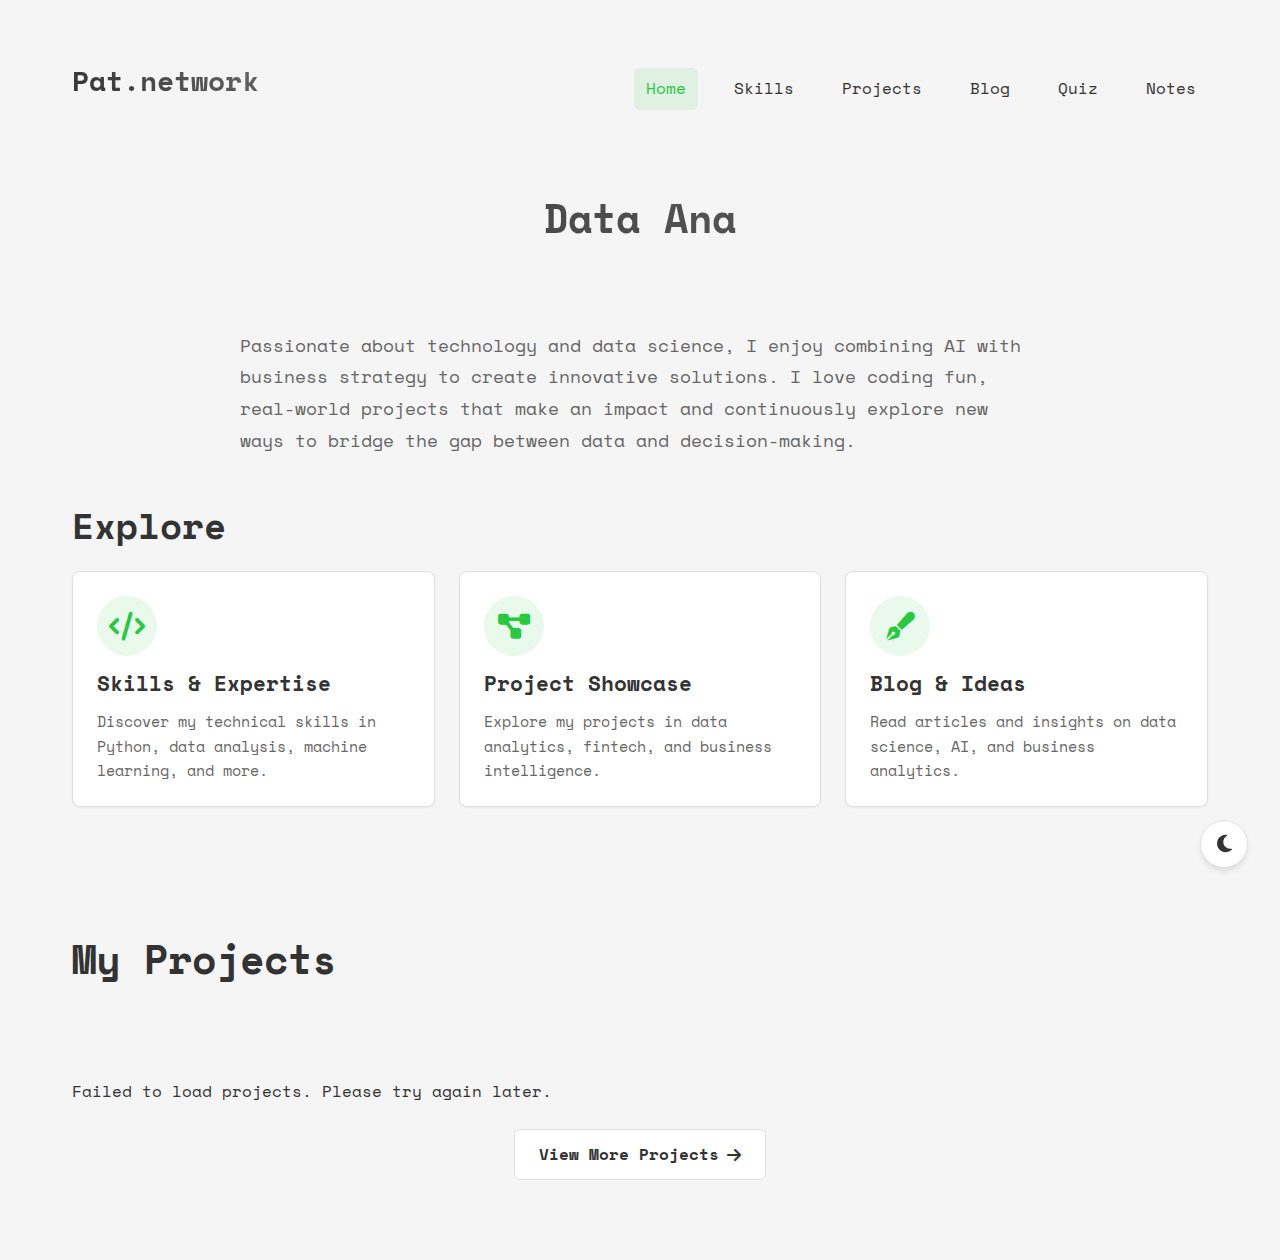
<file: index.html>
<!DOCTYPE html>
<html lang="en" data-theme="light">
<head>
    <meta charset="UTF-8">
    <title>Pat.network - Portfolio</title>
    <meta name="viewport" content="width=device-width, initial-scale=1.0">
    <meta name="description" content="Professional portfolio showcasing projects and skills">
    
    <!-- Fonts -->
    <link href="https://fonts.googleapis.com/css2?family=Inter:wght@400;500;600&family=Lora:ital,wght@0,400;0,700;1,400&family=Space+Mono&display=swap" rel="stylesheet">
    
    <!-- Font Awesome -->
    <link rel="stylesheet" href="https://cdnjs.cloudflare.com/ajax/libs/font-awesome/6.5.1/css/all.min.css">
    
    <!-- CSS -->
    <link rel="stylesheet" href="style.css">
    
    <!-- Favicons -->
    <link rel="icon" type="image/svg+xml" href="/icon/favicon.svg">

    <!-- Google tag -->
    <script async src="https://www.googletagmanager.com/gtag/js?id=G-CK6HQBQNEG"></script>
    <script>
        window.dataLayer = window.dataLayer || [];
        function gtag(){dataLayer.push(arguments);}
        gtag('js', new Date());
        gtag('config', 'G-CK6HQBQNEG');
    </script>
</head>
<body>
    <button id="theme-toggle" aria-label="Toggle theme">
        <i class="fas fa-moon"></i>
        <i class="fas fa-sun"></i>
    </button>

    <div class="container">
        <header class="header" role="banner">
            <h1 class="site-title">Pat.network</h1>
            <nav class="nav" role="navigation" aria-label="Main navigation">
                <a href="index.html" class="nav-link active">Home</a>
                <a href="skills.html" class="nav-link">Skills</a>
                <a href="projects.html" class="nav-link">Projects</a>
                <a href="blog.html" class="nav-link">Blog</a>
                <a href="quiz.html" class="nav-link">Quiz</a>
                <a href="https://notes.pat.network" class="nav-link">Notes</a>
            </nav>
        </header>

        <main role="main">
            <section aria-labelledby="hero-heading">
                <h1 id="typingText" aria-live="polite" class="main-header"></h1>
                <h2 id="hero-heading" class="visually-hidden">Data Analytics & Artificial Intelligence Candidate</h2>
                <div class="about-section">
                    <p>Passionate about technology and data science, I enjoy combining AI with business strategy to create innovative solutions. I love coding fun, real-world projects that make an impact and continuously explore new ways to bridge the gap between data and decision-making.</p>
                </div>
            </section>
            
            <!-- Featured Section -->
            <section class="featured-section" aria-labelledby="featured-heading">
                <h2 id="featured-heading">Explore</h2>
                <div class="featured-grid">
                    <a href="skills.html" class="featured-card">
                        <div class="featured-icon"><i class="fas fa-code"></i></div>
                        <h3>Skills & Expertise</h3>
                        <p>Discover my technical skills in Python, data analysis, machine learning, and more.</p>
                    </a>
                    <a href="projects.html" class="featured-card">
                        <div class="featured-icon"><i class="fas fa-project-diagram"></i></div>
                        <h3>Project Showcase</h3>
                        <p>Explore my projects in data analytics, fintech, and business intelligence.</p>
                    </a>
                    <a href="blog.html" class="featured-card">
                        <div class="featured-icon"><i class="fas fa-pen-fancy"></i></div>
                        <h3>Blog & Ideas</h3>
                        <p>Read articles and insights on data science, AI, and business analytics.</p>
                    </a>
                </div>
            </section>
            
            <!-- GitHub Projects Section -->
            <section class="projects-section" aria-labelledby="projects-heading">
                <h2 id="projects-heading">My Projects</h2>
                <div class="projects-grid" id="projectsGrid" role="list">
                    <div class="project-card skeleton" role="listitem">
                        <div class="skeleton-line"></div>
                        <div class="skeleton-line short"></div>
                        <div class="skeleton-line short"></div>
                    </div>
                    <div class="project-card skeleton" role="listitem">
                        <div class="skeleton-line"></div>
                        <div class="skeleton-line short"></div>
                        <div class="skeleton-line short"></div>
                    </div>
                    <div class="project-card skeleton" role="listitem">
                        <div class="skeleton-line"></div>
                        <div class="skeleton-line short"></div>
                        <div class="skeleton-line short"></div>
                    </div>
                </div>
                <div class="view-all-container">
                    <a href="projects.html" class="view-all-btn">View More Projects <i class="fas fa-arrow-right"></i></a>
                </div>
            </section>
        </main>
    </div>

    <script src="script.js"></script>
</body>
</html>
</file>
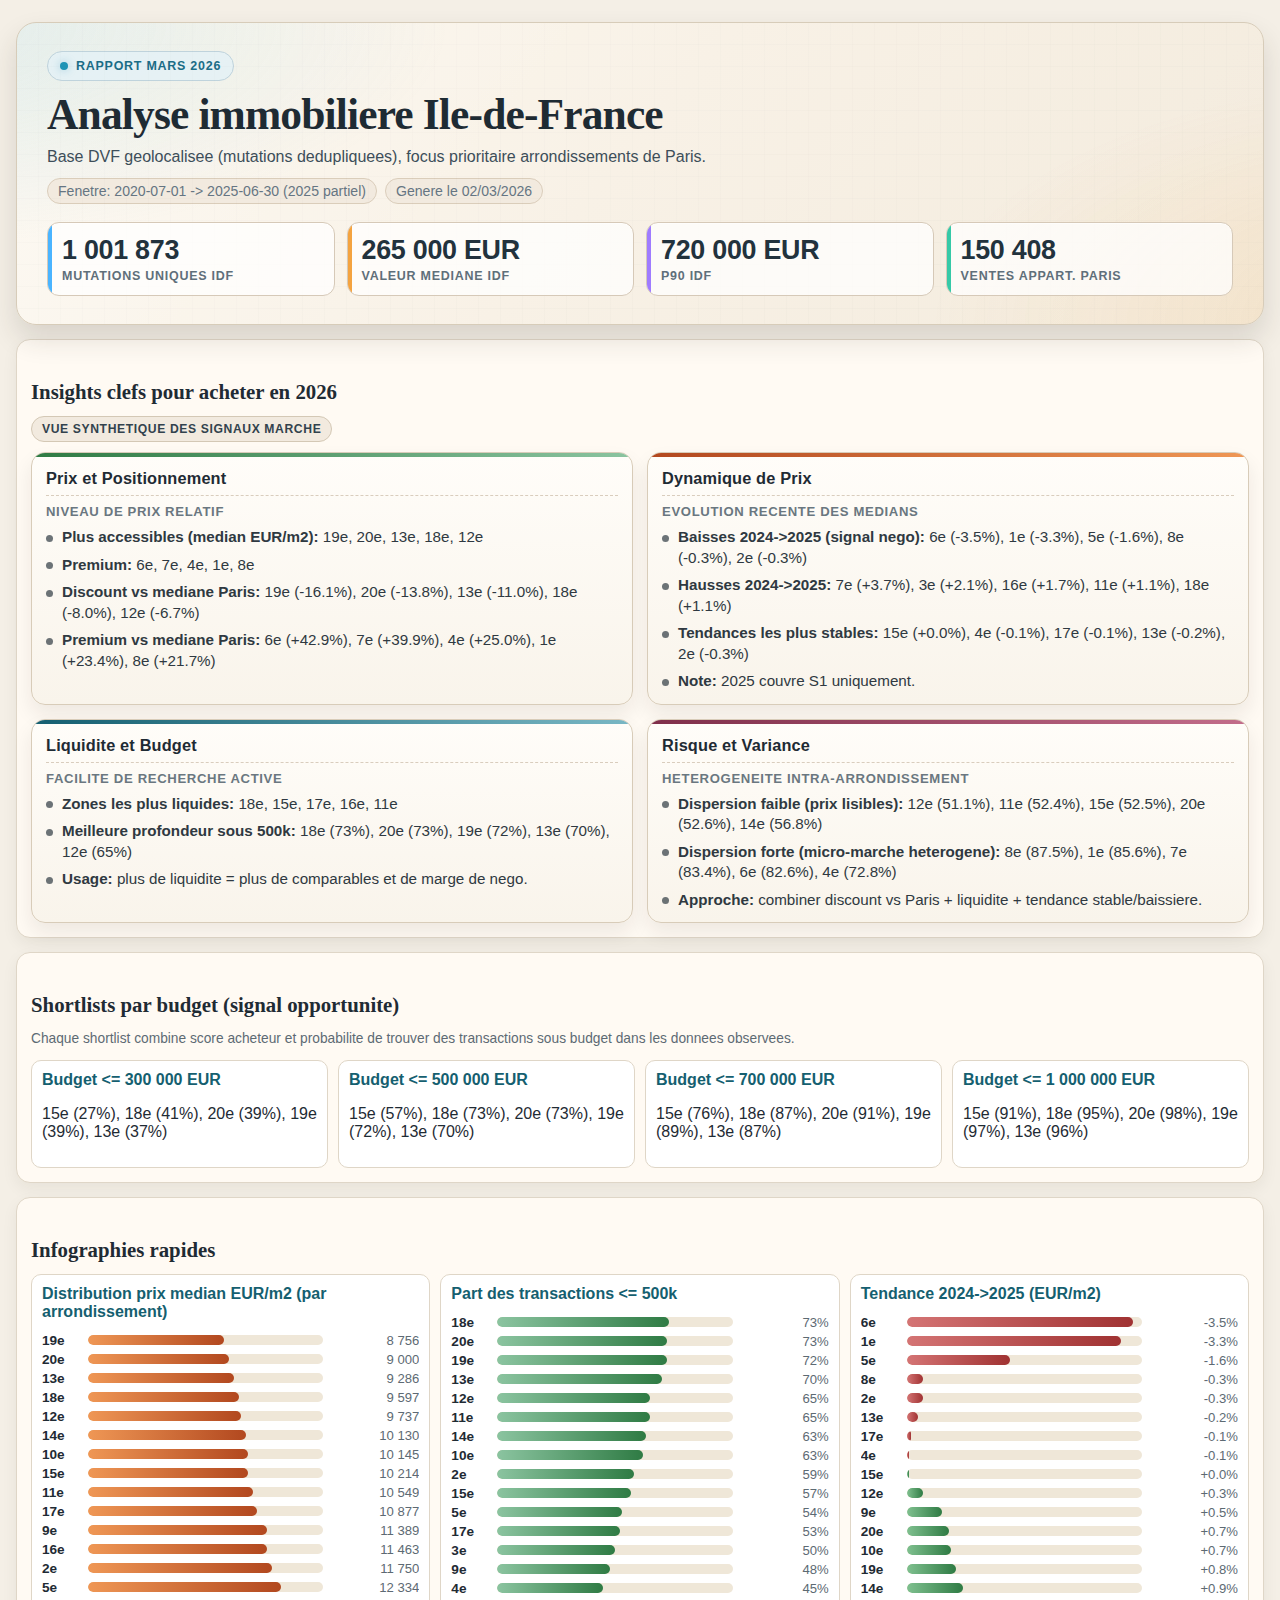
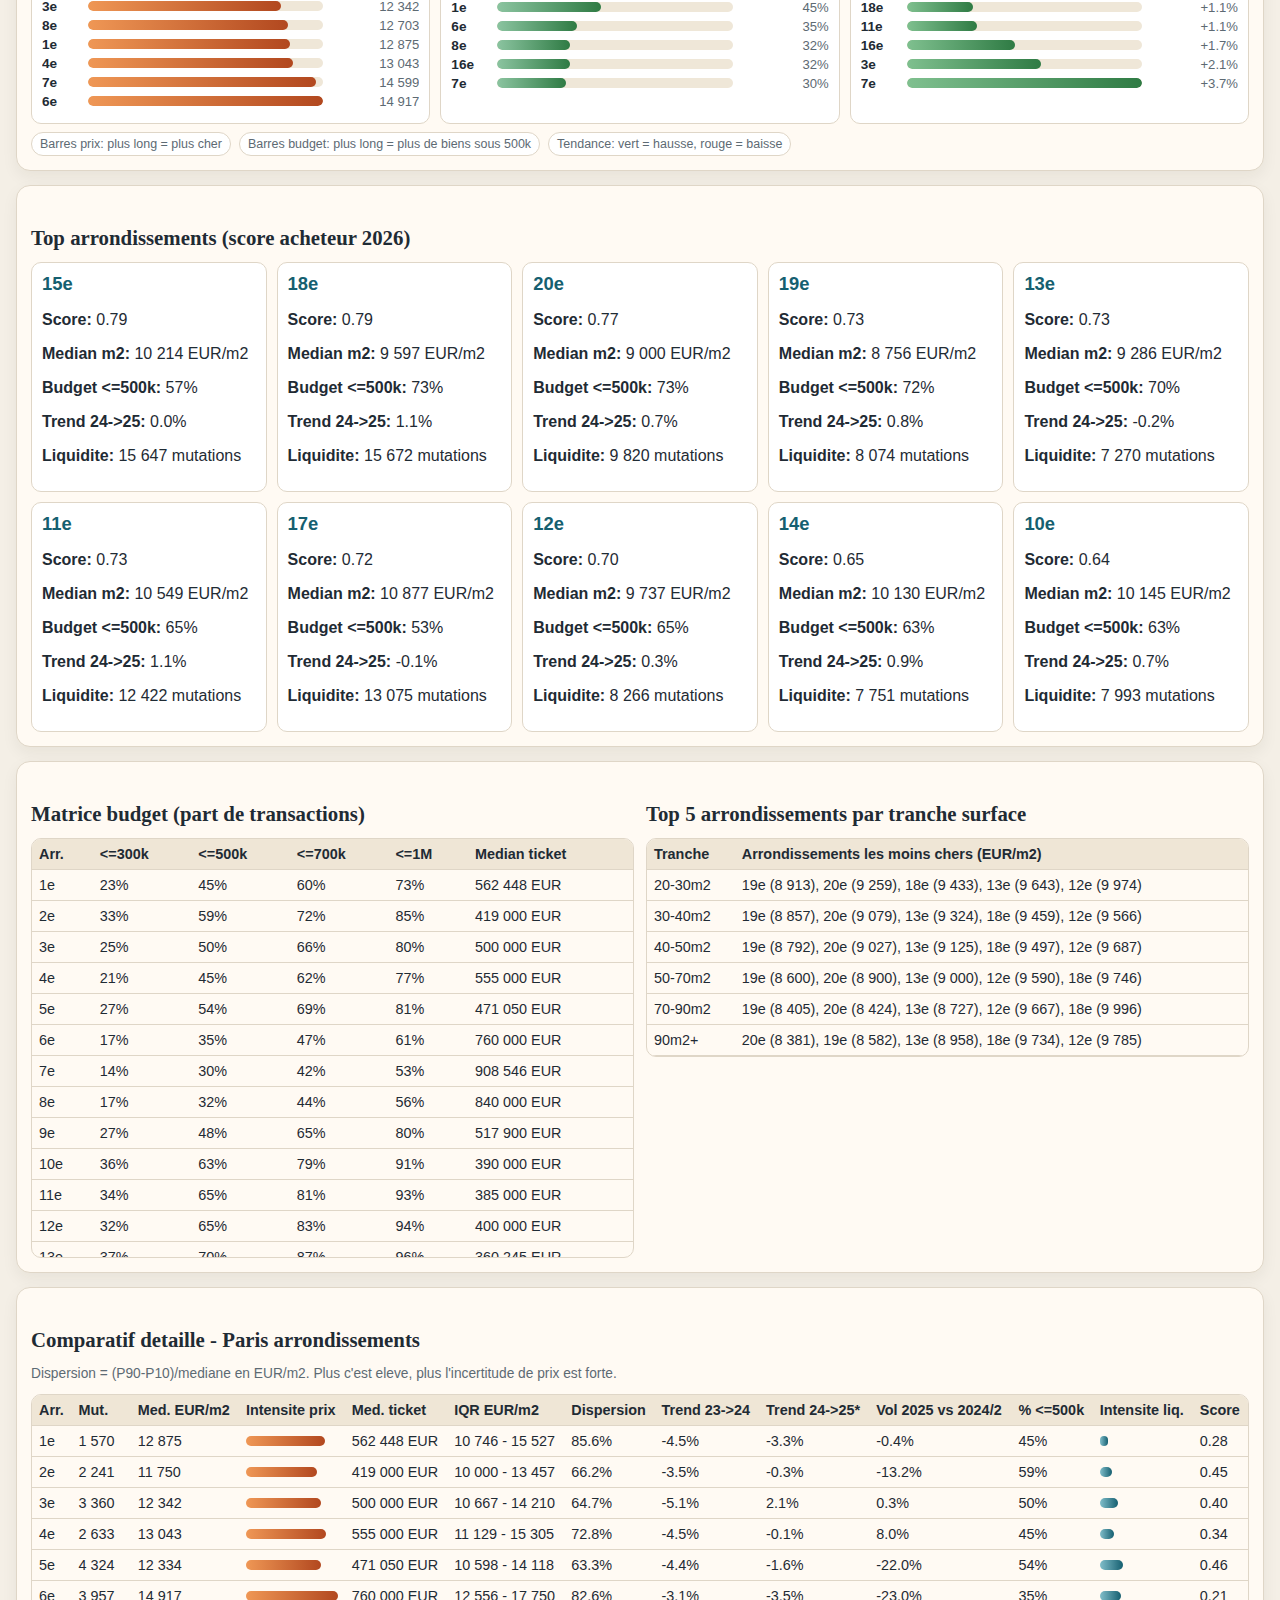
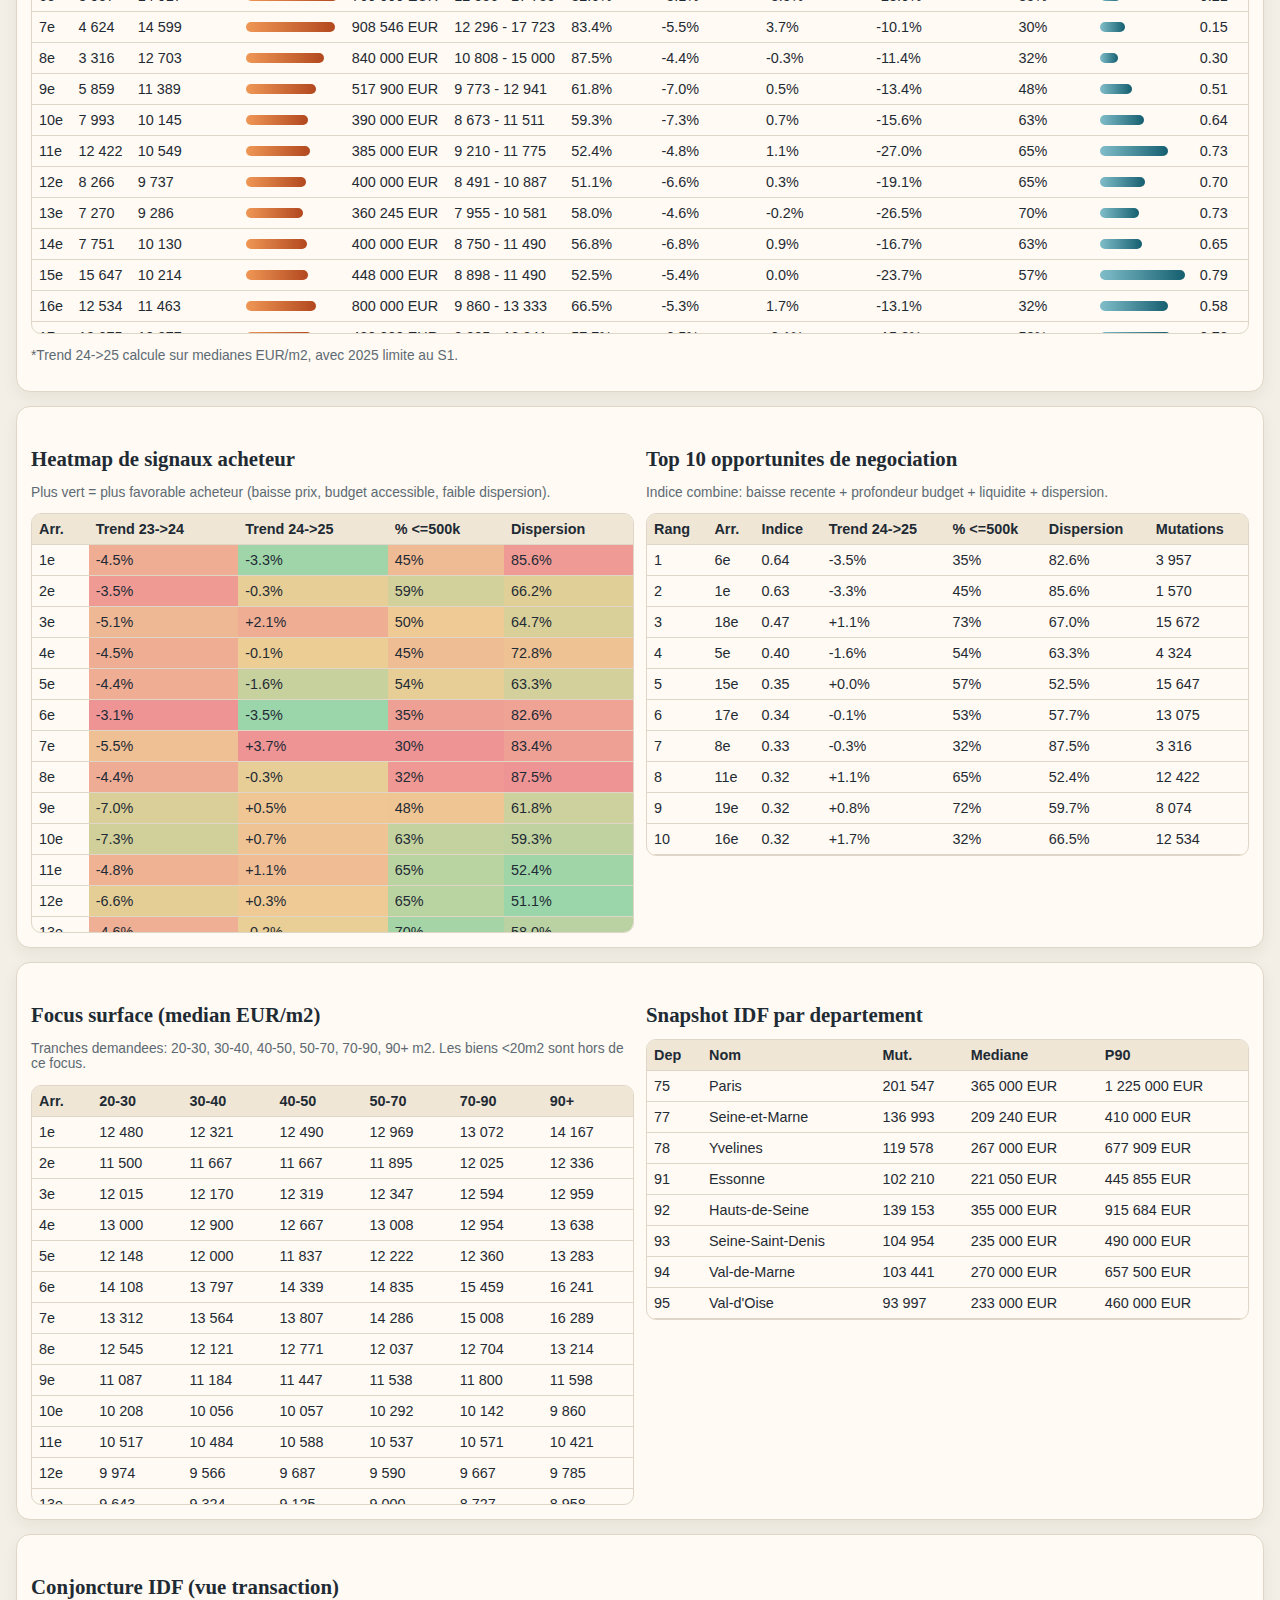
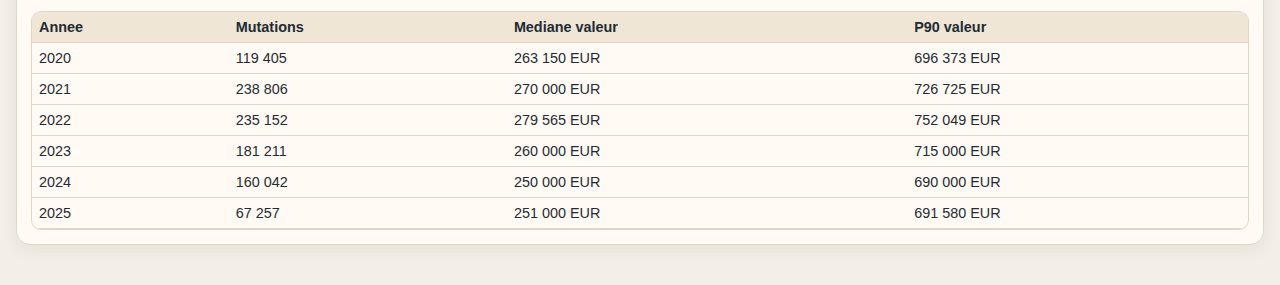
<file: immo.html>
<!doctype html>
<html lang="fr">
<head>
  <meta charset="utf-8" />
  <meta name="viewport" content="width=device-width, initial-scale=1" />
  <title>Rapport Immobilier IDF 2026</title>
  <style>
    :root {
      --bg: #f4efe6;
      --ink: #1f2b34;
      --muted: #5d6a73;
      --paper: #fffaf3;
      --line: #dfd6c7;
      --accent: #b2481f;
      --accent2: #155f70;
      --ok: #2f7b44;
      --bad: #a03232;
    }
    * { box-sizing: border-box; }
    body {
      margin: 0;
      color: var(--ink);
      font-family: "IBM Plex Sans", "Avenir Next", sans-serif;
      background:
        radial-gradient(1200px 520px at -10% -20%, #e8d9c5 0%, transparent 55%),
        radial-gradient(900px 480px at 110% -10%, #d8e5e7 0%, transparent 55%),
        var(--bg);
    }
    .wrap { max-width: 1280px; margin: 0 auto; padding: 22px 16px 40px; }
    header {
      position: relative;
      overflow: hidden;
      border-radius: 20px;
      padding: 28px 30px;
      color: #1f2b34;
      background:
        radial-gradient(900px 360px at -10% 0%, rgba(121, 183, 196, .22) 0%, transparent 62%),
        radial-gradient(800px 380px at 115% 100%, rgba(244, 163, 64, .16) 0%, transparent 65%),
        linear-gradient(130deg, #fdfaf4 0%, #f8f1e6 48%, #f3ebdd 100%);
      border: 1px solid #d7ccb9;
      box-shadow: 0 14px 28px rgba(52, 45, 35, 0.14);
    }
    header::before {
      content: "";
      position: absolute;
      inset: 0;
      background:
        linear-gradient(transparent 96%, rgba(32,49,64,.045) 97%) 0 0 / 100% 22px,
        linear-gradient(90deg, transparent 96%, rgba(32,49,64,.04) 97%) 0 0 / 22px 100%;
      pointer-events: none;
      opacity: .35;
    }
    h1 { margin: 10px 0 10px; font-family: "IBM Plex Serif", Georgia, serif; font-size: clamp(1.8rem, 3.4vw, 3.2rem); letter-spacing: -.02em; line-height: 1.08; }
    h2 { margin: 26px 0 12px; font-family: "IBM Plex Serif", Georgia, serif; font-size: 1.3rem; }
    .hero-badge {
      display: inline-flex;
      align-items: center;
      gap: 8px;
      border: 1px solid #bfd3dc;
      background: rgba(228, 241, 246, .85);
      color: #1c6d87;
      border-radius: 999px;
      padding: 7px 12px;
      font-size: .78rem;
      text-transform: uppercase;
      letter-spacing: .06em;
      font-weight: 700;
      backdrop-filter: none;
    }
    .hero-badge::before {
      content: "";
      width: 8px;
      height: 8px;
      border-radius: 999px;
      background: #1f94b6;
      box-shadow: 0 0 8px rgba(31,148,182,.35);
      display: inline-block;
    }
    .sub { margin: 0; color: #3e4f5a; font-size: clamp(1rem, 1.1vw, 1.18rem); max-width: 980px; }
    .meta {
      margin-top: 12px;
      color: #667683;
      font-size: .88rem;
      display: flex;
      flex-wrap: wrap;
      gap: 8px;
    }
    .meta span {
      background: #f2eadf;
      border: 1px solid #dacdbb;
      border-radius: 999px;
      padding: 5px 10px;
      line-height: 1;
    }

    .kpis { display: grid; grid-template-columns: repeat(auto-fit, minmax(220px, 1fr)); gap: 12px; margin-top: 18px; }
    .kpi {
      position: relative;
      overflow: hidden;
      background: rgba(255,255,255,.74);
      border: 1px solid #d6c9b8;
      border-radius: 12px;
      padding: 12px 14px;
      backdrop-filter: none;
      box-shadow: inset 0 1px 0 rgba(255,255,255,.6);
    }
    .kpi::before {
      content: "";
      position: absolute;
      left: 0;
      top: 0;
      width: 4px;
      height: 100%;
      background: #4ab4ff;
    }
    .kpi.kpi-b::before { background: #f4a340; }
    .kpi.kpi-c::before { background: #9f7bff; }
    .kpi.kpi-d::before { background: #35c9a7; }
    .kpi .v { font-size: clamp(1.55rem, 2.1vw, 2.0rem); font-weight: 800; letter-spacing: -.01em; color: #22323d; }
    .kpi .l { color: #5f6f7a; font-size: .78rem; text-transform: uppercase; letter-spacing: .06em; font-weight: 700; margin-top: 3px; }

    .panel { margin-top: 14px; background: var(--paper); border: 1px solid var(--line); border-radius: 14px; padding: 14px; box-shadow: 0 6px 16px rgba(33, 31, 24, .06); }
    .grid2 { display: grid; grid-template-columns: 1fr 1fr; gap: 12px; }
    .grid3 { display: grid; grid-template-columns: repeat(3, 1fr); gap: 12px; }
    .cards { display: grid; grid-template-columns: repeat(auto-fit, minmax(200px, 1fr)); gap: 10px; }
    .card { background: #fff; border: 1px solid var(--line); border-radius: 10px; padding: 10px; }
    .card h4 { margin: 0 0 6px; color: var(--accent2); font-size: 1.15rem; }

    .insights { display: grid; gap: 8px; }
    .insight { background: #fff; border-left: 4px solid var(--accent); border-radius: 8px; padding: 9px 10px; }
    .insight-board { display: grid; grid-template-columns: repeat(2, minmax(0, 1fr)); gap: 14px; }
    .insight-card {
      position: relative;
      overflow: hidden;
      background: linear-gradient(180deg, #fffdf9 0%, #f9f4eb 100%);
      border: 1px solid #d8ccb9;
      border-radius: 14px;
      padding: 14px 14px 12px;
      box-shadow: 0 10px 20px rgba(34, 28, 20, 0.08);
    }
    .insight-card::before {
      content: "";
      position: absolute;
      left: 0;
      top: 0;
      width: 100%;
      height: 4px;
      background: linear-gradient(90deg, var(--accent2), #2e8697);
    }
    .insight-card.price::before { background: linear-gradient(90deg, #2f7b44, #8bc4a0); }
    .insight-card.trend::before { background: linear-gradient(90deg, #b2481f, #ef9755); }
    .insight-card.liquidity::before { background: linear-gradient(90deg, #155f70, #79b7c4); }
    .insight-card.risk::before { background: linear-gradient(90deg, #7f2f4a, #c26d8a); }
    .insight-card h4 {
      margin: 2px 0 8px;
      font-size: 1.02rem;
      color: #1f2b34;
      letter-spacing: .01em;
      border-bottom: 1px dashed #d9cdbd;
      padding-bottom: 7px;
    }
    .insight-card p {
      margin: 0 0 8px;
      font-size: .82rem;
      color: #6a7780;
      text-transform: uppercase;
      letter-spacing: .05em;
      font-weight: 700;
    }
    .insight-card ul {
      margin: 0;
      padding: 0;
      list-style: none;
      display: grid;
      gap: 7px;
      font-size: .95rem;
    }
    .insight-card li {
      position: relative;
      padding-left: 16px;
      line-height: 1.35;
      color: #2f3941;
    }
    .insight-card li::before {
      content: "";
      position: absolute;
      left: 0;
      top: .5em;
      width: 7px;
      height: 7px;
      border-radius: 999px;
      background: #1f2b34;
      opacity: .65;
    }
    .insight-chip {
      display: inline-block;
      border: 1px solid #d4c8b5;
      background: #f2eadf;
      color: #32424d;
      border-radius: 999px;
      padding: 5px 10px;
      font-size: .76rem;
      margin-bottom: 10px;
      text-transform: uppercase;
      letter-spacing: .05em;
      font-weight: 700;
    }

    table { width: 100%; border-collapse: collapse; font-size: .9rem; }
    th, td { border-bottom: 1px solid var(--line); padding: 7px; text-align: left; vertical-align: middle; }
    th { position: sticky; top: 0; background: #efe6d6; z-index: 1; }
    .table-wrap { max-height: 540px; overflow: auto; border: 1px solid var(--line); border-radius: 10px; }

    .bar { height: 10px; border-radius: 999px; }
    .bar.price { background: linear-gradient(90deg, #ef9755, #b2481f); }
    .bar.liq { background: linear-gradient(90deg, #80bdc9, #155f70); }

    .small { color: var(--muted); font-size: .86rem; }
    .budget-grid { display: grid; grid-template-columns: repeat(auto-fit, minmax(220px, 1fr)); gap: 10px; }
    .budget-card { background: #fff; border: 1px solid var(--line); border-radius: 10px; padding: 10px; }
    .budget-card h4 { margin: 0 0 6px; color: var(--accent2); }
    .viz-grid { display: grid; grid-template-columns: repeat(3, 1fr); gap: 10px; }
    .viz-card { background: #fff; border: 1px solid var(--line); border-radius: 10px; padding: 10px; }
    .viz-card h4 { margin: 0 0 8px; color: var(--accent2); }
    .viz-box { max-height: 420px; overflow: auto; }
    .viz-row { display: grid; grid-template-columns: 40px 1fr 90px; align-items: center; gap: 6px; margin: 4px 0; }
    .viz-label { font-weight: 600; font-size: .85rem; }
    .viz-value { font-size: .82rem; text-align: right; color: var(--muted); }
    .viz-track { height: 10px; background: #efe7d8; border-radius: 999px; overflow: hidden; }
    .viz-fill { height: 10px; border-radius: 999px; }
    .viz-fill.price { background: linear-gradient(90deg, #ef9755, #b2481f); }
    .viz-fill.budget { background: linear-gradient(90deg, #8bc4a0, #2f7b44); }
    .viz-fill.neg { background: linear-gradient(90deg, #d47474, #a03232); }
    .viz-fill.pos { background: linear-gradient(90deg, #7fc08f, #2f7b44); }
    .legend { display: flex; gap: 8px; flex-wrap: wrap; margin-top: 8px; }
    .legend span { background: #fff; border: 1px solid var(--line); border-radius: 999px; padding: 4px 8px; font-size: .78rem; color: var(--muted); }

    @media (max-width: 920px) {
      .grid2, .grid3, .viz-grid, .insight-board { grid-template-columns: 1fr; }
      .wrap { padding: 12px; }
      header { padding: 18px 16px; border-radius: 14px; }
      h1 { margin-top: 8px; margin-bottom: 8px; font-size: clamp(1.6rem, 8vw, 2.2rem); }
      .meta { gap: 6px; }
      .meta span { font-size: .8rem; }
    }
  </style>
</head>
<body>
  <div class="wrap">
    <header>
      <span class="hero-badge">Rapport Mars 2026</span>
      <h1>Analyse immobiliere Ile-de-France</h1>
      <p class="sub">Base DVF geolocalisee (mutations dedupliquees), focus prioritaire arrondissements de Paris.</p>
      <p class="meta"><span>Fenetre: 2020-07-01 -> 2025-06-30 (2025 partiel)</span><span>Genere le 02/03/2026</span></p>
      <div class="kpis">
        <div class="kpi kpi-a"><div class="v">1 001 873</div><div class="l">Mutations uniques IDF</div></div>
        <div class="kpi kpi-b"><div class="v">265 000 EUR</div><div class="l">Valeur mediane IDF</div></div>
        <div class="kpi kpi-c"><div class="v">720 000 EUR</div><div class="l">P90 IDF</div></div>
        <div class="kpi kpi-d"><div class="v">150 408</div><div class="l">Ventes appart. Paris</div></div>
      </div>
    </header>

    <section class="panel">
      <h2>Insights clefs pour acheter en 2026</h2>
      <span class="insight-chip">Vue synthetique des signaux marche</span>
      <div class="insight-board">
        <article class="insight-card price">
          <h4>Prix et Positionnement</h4>
          <p>Niveau de prix relatif</p>
          <ul>
            <li><strong>Plus accessibles (median EUR/m2):</strong> 19e, 20e, 13e, 18e, 12e</li>
            <li><strong>Premium:</strong> 6e, 7e, 4e, 1e, 8e</li>
            <li><strong>Discount vs mediane Paris:</strong> 19e (-16.1%), 20e (-13.8%), 13e (-11.0%), 18e (-8.0%), 12e (-6.7%)</li>
            <li><strong>Premium vs mediane Paris:</strong> 6e (+42.9%), 7e (+39.9%), 4e (+25.0%), 1e (+23.4%), 8e (+21.7%)</li>
          </ul>
        </article>
        <article class="insight-card trend">
          <h4>Dynamique de Prix</h4>
          <p>Evolution recente des medians</p>
          <ul>
            <li><strong>Baisses 2024-&gt;2025 (signal nego):</strong> 6e (-3.5%), 1e (-3.3%), 5e (-1.6%), 8e (-0.3%), 2e (-0.3%)</li>
            <li><strong>Hausses 2024-&gt;2025:</strong> 7e (+3.7%), 3e (+2.1%), 16e (+1.7%), 11e (+1.1%), 18e (+1.1%)</li>
            <li><strong>Tendances les plus stables:</strong> 15e (+0.0%), 4e (-0.1%), 17e (-0.1%), 13e (-0.2%), 2e (-0.3%)</li>
            <li><strong>Note:</strong> 2025 couvre S1 uniquement.</li>
          </ul>
        </article>
        <article class="insight-card liquidity">
          <h4>Liquidite et Budget</h4>
          <p>Facilite de recherche active</p>
          <ul>
            <li><strong>Zones les plus liquides:</strong> 18e, 15e, 17e, 16e, 11e</li>
            <li><strong>Meilleure profondeur sous 500k:</strong> 18e (73%), 20e (73%), 19e (72%), 13e (70%), 12e (65%)</li>
            <li><strong>Usage:</strong> plus de liquidite = plus de comparables et de marge de nego.</li>
          </ul>
        </article>
        <article class="insight-card risk">
          <h4>Risque et Variance</h4>
          <p>Heterogeneite intra-arrondissement</p>
          <ul>
            <li><strong>Dispersion faible (prix lisibles):</strong> 12e (51.1%), 11e (52.4%), 15e (52.5%), 20e (52.6%), 14e (56.8%)</li>
            <li><strong>Dispersion forte (micro-marche heterogene):</strong> 8e (87.5%), 1e (85.6%), 7e (83.4%), 6e (82.6%), 4e (72.8%)</li>
            <li><strong>Approche:</strong> combiner discount vs Paris + liquidite + tendance stable/baissiere.</li>
          </ul>
        </article>
      </div>
    </section>

    <section class="panel">
      <h2>Shortlists par budget (signal opportunite)</h2>
      <p class="small">Chaque shortlist combine score acheteur et probabilite de trouver des transactions sous budget dans les donnees observees.</p>
      <div class="budget-grid"><div class='budget-card'><h4>Budget &lt;= 300 000 EUR</h4><p>15e (27%), 18e (41%), 20e (39%), 19e (39%), 13e (37%)</p></div><div class='budget-card'><h4>Budget &lt;= 500 000 EUR</h4><p>15e (57%), 18e (73%), 20e (73%), 19e (72%), 13e (70%)</p></div><div class='budget-card'><h4>Budget &lt;= 700 000 EUR</h4><p>15e (76%), 18e (87%), 20e (91%), 19e (89%), 13e (87%)</p></div><div class='budget-card'><h4>Budget &lt;= 1 000 000 EUR</h4><p>15e (91%), 18e (95%), 20e (98%), 19e (97%), 13e (96%)</p></div></div>
    </section>

    <section class="panel">
      <h2>Infographies rapides</h2>
      <div class="viz-grid">
        <div class="viz-card">
          <h4>Distribution prix median EUR/m2 (par arrondissement)</h4>
          <div class="viz-box"><div class='viz-row'><span class='viz-label'>19e</span><div class='viz-track'><div class='viz-fill price' style='width:58%'></div></div><span class='viz-value'>8 756</span></div><div class='viz-row'><span class='viz-label'>20e</span><div class='viz-track'><div class='viz-fill price' style='width:60%'></div></div><span class='viz-value'>9 000</span></div><div class='viz-row'><span class='viz-label'>13e</span><div class='viz-track'><div class='viz-fill price' style='width:62%'></div></div><span class='viz-value'>9 286</span></div><div class='viz-row'><span class='viz-label'>18e</span><div class='viz-track'><div class='viz-fill price' style='width:64%'></div></div><span class='viz-value'>9 597</span></div><div class='viz-row'><span class='viz-label'>12e</span><div class='viz-track'><div class='viz-fill price' style='width:65%'></div></div><span class='viz-value'>9 737</span></div><div class='viz-row'><span class='viz-label'>14e</span><div class='viz-track'><div class='viz-fill price' style='width:67%'></div></div><span class='viz-value'>10 130</span></div><div class='viz-row'><span class='viz-label'>10e</span><div class='viz-track'><div class='viz-fill price' style='width:68%'></div></div><span class='viz-value'>10 145</span></div><div class='viz-row'><span class='viz-label'>15e</span><div class='viz-track'><div class='viz-fill price' style='width:68%'></div></div><span class='viz-value'>10 214</span></div><div class='viz-row'><span class='viz-label'>11e</span><div class='viz-track'><div class='viz-fill price' style='width:70%'></div></div><span class='viz-value'>10 549</span></div><div class='viz-row'><span class='viz-label'>17e</span><div class='viz-track'><div class='viz-fill price' style='width:72%'></div></div><span class='viz-value'>10 877</span></div><div class='viz-row'><span class='viz-label'>9e</span><div class='viz-track'><div class='viz-fill price' style='width:76%'></div></div><span class='viz-value'>11 389</span></div><div class='viz-row'><span class='viz-label'>16e</span><div class='viz-track'><div class='viz-fill price' style='width:76%'></div></div><span class='viz-value'>11 463</span></div><div class='viz-row'><span class='viz-label'>2e</span><div class='viz-track'><div class='viz-fill price' style='width:78%'></div></div><span class='viz-value'>11 750</span></div><div class='viz-row'><span class='viz-label'>5e</span><div class='viz-track'><div class='viz-fill price' style='width:82%'></div></div><span class='viz-value'>12 334</span></div><div class='viz-row'><span class='viz-label'>3e</span><div class='viz-track'><div class='viz-fill price' style='width:82%'></div></div><span class='viz-value'>12 342</span></div><div class='viz-row'><span class='viz-label'>8e</span><div class='viz-track'><div class='viz-fill price' style='width:85%'></div></div><span class='viz-value'>12 703</span></div><div class='viz-row'><span class='viz-label'>1e</span><div class='viz-track'><div class='viz-fill price' style='width:86%'></div></div><span class='viz-value'>12 875</span></div><div class='viz-row'><span class='viz-label'>4e</span><div class='viz-track'><div class='viz-fill price' style='width:87%'></div></div><span class='viz-value'>13 043</span></div><div class='viz-row'><span class='viz-label'>7e</span><div class='viz-track'><div class='viz-fill price' style='width:97%'></div></div><span class='viz-value'>14 599</span></div><div class='viz-row'><span class='viz-label'>6e</span><div class='viz-track'><div class='viz-fill price' style='width:100%'></div></div><span class='viz-value'>14 917</span></div></div>
        </div>
        <div class="viz-card">
          <h4>Part des transactions <= 500k</h4>
          <div class="viz-box"><div class='viz-row'><span class='viz-label'>18e</span><div class='viz-track'><div class='viz-fill budget' style='width:73%'></div></div><span class='viz-value'>73%</span></div><div class='viz-row'><span class='viz-label'>20e</span><div class='viz-track'><div class='viz-fill budget' style='width:72%'></div></div><span class='viz-value'>73%</span></div><div class='viz-row'><span class='viz-label'>19e</span><div class='viz-track'><div class='viz-fill budget' style='width:72%'></div></div><span class='viz-value'>72%</span></div><div class='viz-row'><span class='viz-label'>13e</span><div class='viz-track'><div class='viz-fill budget' style='width:70%'></div></div><span class='viz-value'>70%</span></div><div class='viz-row'><span class='viz-label'>12e</span><div class='viz-track'><div class='viz-fill budget' style='width:65%'></div></div><span class='viz-value'>65%</span></div><div class='viz-row'><span class='viz-label'>11e</span><div class='viz-track'><div class='viz-fill budget' style='width:65%'></div></div><span class='viz-value'>65%</span></div><div class='viz-row'><span class='viz-label'>14e</span><div class='viz-track'><div class='viz-fill budget' style='width:63%'></div></div><span class='viz-value'>63%</span></div><div class='viz-row'><span class='viz-label'>10e</span><div class='viz-track'><div class='viz-fill budget' style='width:62%'></div></div><span class='viz-value'>63%</span></div><div class='viz-row'><span class='viz-label'>2e</span><div class='viz-track'><div class='viz-fill budget' style='width:58%'></div></div><span class='viz-value'>59%</span></div><div class='viz-row'><span class='viz-label'>15e</span><div class='viz-track'><div class='viz-fill budget' style='width:57%'></div></div><span class='viz-value'>57%</span></div><div class='viz-row'><span class='viz-label'>5e</span><div class='viz-track'><div class='viz-fill budget' style='width:53%'></div></div><span class='viz-value'>54%</span></div><div class='viz-row'><span class='viz-label'>17e</span><div class='viz-track'><div class='viz-fill budget' style='width:52%'></div></div><span class='viz-value'>53%</span></div><div class='viz-row'><span class='viz-label'>3e</span><div class='viz-track'><div class='viz-fill budget' style='width:50%'></div></div><span class='viz-value'>50%</span></div><div class='viz-row'><span class='viz-label'>9e</span><div class='viz-track'><div class='viz-fill budget' style='width:48%'></div></div><span class='viz-value'>48%</span></div><div class='viz-row'><span class='viz-label'>4e</span><div class='viz-track'><div class='viz-fill budget' style='width:45%'></div></div><span class='viz-value'>45%</span></div><div class='viz-row'><span class='viz-label'>1e</span><div class='viz-track'><div class='viz-fill budget' style='width:44%'></div></div><span class='viz-value'>45%</span></div><div class='viz-row'><span class='viz-label'>6e</span><div class='viz-track'><div class='viz-fill budget' style='width:34%'></div></div><span class='viz-value'>35%</span></div><div class='viz-row'><span class='viz-label'>8e</span><div class='viz-track'><div class='viz-fill budget' style='width:31%'></div></div><span class='viz-value'>32%</span></div><div class='viz-row'><span class='viz-label'>16e</span><div class='viz-track'><div class='viz-fill budget' style='width:31%'></div></div><span class='viz-value'>32%</span></div><div class='viz-row'><span class='viz-label'>7e</span><div class='viz-track'><div class='viz-fill budget' style='width:29%'></div></div><span class='viz-value'>30%</span></div></div>
        </div>
        <div class="viz-card">
          <h4>Tendance 2024->2025 (EUR/m2)</h4>
          <div class="viz-box"><div class='viz-row'><span class='viz-label'>6e</span><div class='viz-track'><div class='viz-fill neg' style='width:96%'></div></div><span class='viz-value'>-3.5%</span></div><div class='viz-row'><span class='viz-label'>1e</span><div class='viz-track'><div class='viz-fill neg' style='width:91%'></div></div><span class='viz-value'>-3.3%</span></div><div class='viz-row'><span class='viz-label'>5e</span><div class='viz-track'><div class='viz-fill neg' style='width:44%'></div></div><span class='viz-value'>-1.6%</span></div><div class='viz-row'><span class='viz-label'>8e</span><div class='viz-track'><div class='viz-fill neg' style='width:7%'></div></div><span class='viz-value'>-0.3%</span></div><div class='viz-row'><span class='viz-label'>2e</span><div class='viz-track'><div class='viz-fill neg' style='width:7%'></div></div><span class='viz-value'>-0.3%</span></div><div class='viz-row'><span class='viz-label'>13e</span><div class='viz-track'><div class='viz-fill neg' style='width:5%'></div></div><span class='viz-value'>-0.2%</span></div><div class='viz-row'><span class='viz-label'>17e</span><div class='viz-track'><div class='viz-fill neg' style='width:2%'></div></div><span class='viz-value'>-0.1%</span></div><div class='viz-row'><span class='viz-label'>4e</span><div class='viz-track'><div class='viz-fill neg' style='width:1%'></div></div><span class='viz-value'>-0.1%</span></div><div class='viz-row'><span class='viz-label'>15e</span><div class='viz-track'><div class='viz-fill pos' style='width:1%'></div></div><span class='viz-value'>+0.0%</span></div><div class='viz-row'><span class='viz-label'>12e</span><div class='viz-track'><div class='viz-fill pos' style='width:7%'></div></div><span class='viz-value'>+0.3%</span></div><div class='viz-row'><span class='viz-label'>9e</span><div class='viz-track'><div class='viz-fill pos' style='width:15%'></div></div><span class='viz-value'>+0.5%</span></div><div class='viz-row'><span class='viz-label'>20e</span><div class='viz-track'><div class='viz-fill pos' style='width:18%'></div></div><span class='viz-value'>+0.7%</span></div><div class='viz-row'><span class='viz-label'>10e</span><div class='viz-track'><div class='viz-fill pos' style='width:19%'></div></div><span class='viz-value'>+0.7%</span></div><div class='viz-row'><span class='viz-label'>19e</span><div class='viz-track'><div class='viz-fill pos' style='width:21%'></div></div><span class='viz-value'>+0.8%</span></div><div class='viz-row'><span class='viz-label'>14e</span><div class='viz-track'><div class='viz-fill pos' style='width:24%'></div></div><span class='viz-value'>+0.9%</span></div><div class='viz-row'><span class='viz-label'>18e</span><div class='viz-track'><div class='viz-fill pos' style='width:28%'></div></div><span class='viz-value'>+1.1%</span></div><div class='viz-row'><span class='viz-label'>11e</span><div class='viz-track'><div class='viz-fill pos' style='width:30%'></div></div><span class='viz-value'>+1.1%</span></div><div class='viz-row'><span class='viz-label'>16e</span><div class='viz-track'><div class='viz-fill pos' style='width:46%'></div></div><span class='viz-value'>+1.7%</span></div><div class='viz-row'><span class='viz-label'>3e</span><div class='viz-track'><div class='viz-fill pos' style='width:57%'></div></div><span class='viz-value'>+2.1%</span></div><div class='viz-row'><span class='viz-label'>7e</span><div class='viz-track'><div class='viz-fill pos' style='width:100%'></div></div><span class='viz-value'>+3.7%</span></div></div>
        </div>
      </div>
      <div class="legend">
        <span>Barres prix: plus long = plus cher</span>
        <span>Barres budget: plus long = plus de biens sous 500k</span>
        <span>Tendance: vert = hausse, rouge = baisse</span>
      </div>
    </section>

    <section class="panel">
      <h2>Top arrondissements (score acheteur 2026)</h2>
      <div class="cards"><article class='card'><h4>15e</h4><p><strong>Score:</strong> 0.79</p><p><strong>Median m2:</strong> 10 214 EUR/m2</p><p><strong>Budget <=500k:</strong> 57%</p><p><strong>Trend 24->25:</strong> 0.0%</p><p><strong>Liquidite:</strong> 15 647 mutations</p></article><article class='card'><h4>18e</h4><p><strong>Score:</strong> 0.79</p><p><strong>Median m2:</strong> 9 597 EUR/m2</p><p><strong>Budget <=500k:</strong> 73%</p><p><strong>Trend 24->25:</strong> 1.1%</p><p><strong>Liquidite:</strong> 15 672 mutations</p></article><article class='card'><h4>20e</h4><p><strong>Score:</strong> 0.77</p><p><strong>Median m2:</strong> 9 000 EUR/m2</p><p><strong>Budget <=500k:</strong> 73%</p><p><strong>Trend 24->25:</strong> 0.7%</p><p><strong>Liquidite:</strong> 9 820 mutations</p></article><article class='card'><h4>19e</h4><p><strong>Score:</strong> 0.73</p><p><strong>Median m2:</strong> 8 756 EUR/m2</p><p><strong>Budget <=500k:</strong> 72%</p><p><strong>Trend 24->25:</strong> 0.8%</p><p><strong>Liquidite:</strong> 8 074 mutations</p></article><article class='card'><h4>13e</h4><p><strong>Score:</strong> 0.73</p><p><strong>Median m2:</strong> 9 286 EUR/m2</p><p><strong>Budget <=500k:</strong> 70%</p><p><strong>Trend 24->25:</strong> -0.2%</p><p><strong>Liquidite:</strong> 7 270 mutations</p></article><article class='card'><h4>11e</h4><p><strong>Score:</strong> 0.73</p><p><strong>Median m2:</strong> 10 549 EUR/m2</p><p><strong>Budget <=500k:</strong> 65%</p><p><strong>Trend 24->25:</strong> 1.1%</p><p><strong>Liquidite:</strong> 12 422 mutations</p></article><article class='card'><h4>17e</h4><p><strong>Score:</strong> 0.72</p><p><strong>Median m2:</strong> 10 877 EUR/m2</p><p><strong>Budget <=500k:</strong> 53%</p><p><strong>Trend 24->25:</strong> -0.1%</p><p><strong>Liquidite:</strong> 13 075 mutations</p></article><article class='card'><h4>12e</h4><p><strong>Score:</strong> 0.70</p><p><strong>Median m2:</strong> 9 737 EUR/m2</p><p><strong>Budget <=500k:</strong> 65%</p><p><strong>Trend 24->25:</strong> 0.3%</p><p><strong>Liquidite:</strong> 8 266 mutations</p></article><article class='card'><h4>14e</h4><p><strong>Score:</strong> 0.65</p><p><strong>Median m2:</strong> 10 130 EUR/m2</p><p><strong>Budget <=500k:</strong> 63%</p><p><strong>Trend 24->25:</strong> 0.9%</p><p><strong>Liquidite:</strong> 7 751 mutations</p></article><article class='card'><h4>10e</h4><p><strong>Score:</strong> 0.64</p><p><strong>Median m2:</strong> 10 145 EUR/m2</p><p><strong>Budget <=500k:</strong> 63%</p><p><strong>Trend 24->25:</strong> 0.7%</p><p><strong>Liquidite:</strong> 7 993 mutations</p></article></div>
    </section>

    <section class="panel grid2">
      <div>
        <h2>Matrice budget (part de transactions)</h2>
        <div class="table-wrap" style="max-height:420px">
          <table>
            <thead><tr><th>Arr.</th><th>&lt;=300k</th><th>&lt;=500k</th><th>&lt;=700k</th><th>&lt;=1M</th><th>Median ticket</th></tr></thead>
            <tbody><tr><td>1e</td><td>23%</td><td>45%</td><td>60%</td><td>73%</td><td>562 448 EUR</td></tr><tr><td>2e</td><td>33%</td><td>59%</td><td>72%</td><td>85%</td><td>419 000 EUR</td></tr><tr><td>3e</td><td>25%</td><td>50%</td><td>66%</td><td>80%</td><td>500 000 EUR</td></tr><tr><td>4e</td><td>21%</td><td>45%</td><td>62%</td><td>77%</td><td>555 000 EUR</td></tr><tr><td>5e</td><td>27%</td><td>54%</td><td>69%</td><td>81%</td><td>471 050 EUR</td></tr><tr><td>6e</td><td>17%</td><td>35%</td><td>47%</td><td>61%</td><td>760 000 EUR</td></tr><tr><td>7e</td><td>14%</td><td>30%</td><td>42%</td><td>53%</td><td>908 546 EUR</td></tr><tr><td>8e</td><td>17%</td><td>32%</td><td>44%</td><td>56%</td><td>840 000 EUR</td></tr><tr><td>9e</td><td>27%</td><td>48%</td><td>65%</td><td>80%</td><td>517 900 EUR</td></tr><tr><td>10e</td><td>36%</td><td>63%</td><td>79%</td><td>91%</td><td>390 000 EUR</td></tr><tr><td>11e</td><td>34%</td><td>65%</td><td>81%</td><td>93%</td><td>385 000 EUR</td></tr><tr><td>12e</td><td>32%</td><td>65%</td><td>83%</td><td>94%</td><td>400 000 EUR</td></tr><tr><td>13e</td><td>37%</td><td>70%</td><td>87%</td><td>96%</td><td>360 245 EUR</td></tr><tr><td>14e</td><td>32%</td><td>63%</td><td>80%</td><td>92%</td><td>400 000 EUR</td></tr><tr><td>15e</td><td>27%</td><td>57%</td><td>76%</td><td>91%</td><td>448 000 EUR</td></tr><tr><td>16e</td><td>16%</td><td>32%</td><td>45%</td><td>61%</td><td>800 000 EUR</td></tr><tr><td>17e</td><td>27%</td><td>53%</td><td>69%</td><td>82%</td><td>480 000 EUR</td></tr><tr><td>18e</td><td>41%</td><td>73%</td><td>87%</td><td>95%</td><td>343 000 EUR</td></tr><tr><td>19e</td><td>39%</td><td>72%</td><td>89%</td><td>97%</td><td>356 000 EUR</td></tr><tr><td>20e</td><td>39%</td><td>73%</td><td>91%</td><td>98%</td><td>354 475 EUR</td></tr></tbody>
          </table>
        </div>
      </div>
      <div>
        <h2>Top 5 arrondissements par tranche surface</h2>
        <div class="table-wrap" style="max-height:420px">
          <table>
            <thead><tr><th>Tranche</th><th>Arrondissements les moins chers (EUR/m2)</th></tr></thead>
            <tbody><tr><td>20-30m2</td><td>19e (8 913), 20e (9 259), 18e (9 433), 13e (9 643), 12e (9 974)</td></tr><tr><td>30-40m2</td><td>19e (8 857), 20e (9 079), 13e (9 324), 18e (9 459), 12e (9 566)</td></tr><tr><td>40-50m2</td><td>19e (8 792), 20e (9 027), 13e (9 125), 18e (9 497), 12e (9 687)</td></tr><tr><td>50-70m2</td><td>19e (8 600), 20e (8 900), 13e (9 000), 12e (9 590), 18e (9 746)</td></tr><tr><td>70-90m2</td><td>19e (8 405), 20e (8 424), 13e (8 727), 12e (9 667), 18e (9 996)</td></tr><tr><td>90m2+</td><td>20e (8 381), 19e (8 582), 13e (8 958), 18e (9 734), 12e (9 785)</td></tr></tbody>
          </table>
        </div>
      </div>
    </section>

    <section class="panel">
      <h2>Comparatif detaille - Paris arrondissements</h2>
      <p class="small">Dispersion = (P90-P10)/mediane en EUR/m2. Plus c'est eleve, plus l'incertitude de prix est forte.</p>
      <div class="table-wrap">
        <table>
          <thead>
            <tr>
              <th>Arr.</th><th>Mut.</th><th>Med. EUR/m2</th><th>Intensite prix</th><th>Med. ticket</th><th>IQR EUR/m2</th><th>Dispersion</th><th>Trend 23->24</th><th>Trend 24->25*</th><th>Vol 2025 vs 2024/2</th><th>% <=500k</th><th>Intensite liq.</th><th>Score</th>
            </tr>
          </thead>
          <tbody><tr><td>1e</td><td>1 570</td><td>12 875</td><td><div class='bar price' style='width:86%'></div></td><td>562 448 EUR</td><td>10 746 - 15 527</td><td>85.6%</td><td>-4.5%</td><td>-3.3%</td><td>-0.4%</td><td>45%</td><td><div class='bar liq' style='width:10%'></div></td><td>0.28</td></tr><tr><td>2e</td><td>2 241</td><td>11 750</td><td><div class='bar price' style='width:78%'></div></td><td>419 000 EUR</td><td>10 000 - 13 457</td><td>66.2%</td><td>-3.5%</td><td>-0.3%</td><td>-13.2%</td><td>59%</td><td><div class='bar liq' style='width:14%'></div></td><td>0.45</td></tr><tr><td>3e</td><td>3 360</td><td>12 342</td><td><div class='bar price' style='width:82%'></div></td><td>500 000 EUR</td><td>10 667 - 14 210</td><td>64.7%</td><td>-5.1%</td><td>2.1%</td><td>0.3%</td><td>50%</td><td><div class='bar liq' style='width:21%'></div></td><td>0.40</td></tr><tr><td>4e</td><td>2 633</td><td>13 043</td><td><div class='bar price' style='width:87%'></div></td><td>555 000 EUR</td><td>11 129 - 15 305</td><td>72.8%</td><td>-4.5%</td><td>-0.1%</td><td>8.0%</td><td>45%</td><td><div class='bar liq' style='width:16%'></div></td><td>0.34</td></tr><tr><td>5e</td><td>4 324</td><td>12 334</td><td><div class='bar price' style='width:82%'></div></td><td>471 050 EUR</td><td>10 598 - 14 118</td><td>63.3%</td><td>-4.4%</td><td>-1.6%</td><td>-22.0%</td><td>54%</td><td><div class='bar liq' style='width:27%'></div></td><td>0.46</td></tr><tr><td>6e</td><td>3 957</td><td>14 917</td><td><div class='bar price' style='width:100%'></div></td><td>760 000 EUR</td><td>12 556 - 17 750</td><td>82.6%</td><td>-3.1%</td><td>-3.5%</td><td>-23.0%</td><td>35%</td><td><div class='bar liq' style='width:25%'></div></td><td>0.21</td></tr><tr><td>7e</td><td>4 624</td><td>14 599</td><td><div class='bar price' style='width:97%'></div></td><td>908 546 EUR</td><td>12 296 - 17 723</td><td>83.4%</td><td>-5.5%</td><td>3.7%</td><td>-10.1%</td><td>30%</td><td><div class='bar liq' style='width:29%'></div></td><td>0.15</td></tr><tr><td>8e</td><td>3 316</td><td>12 703</td><td><div class='bar price' style='width:85%'></div></td><td>840 000 EUR</td><td>10 808 - 15 000</td><td>87.5%</td><td>-4.4%</td><td>-0.3%</td><td>-11.4%</td><td>32%</td><td><div class='bar liq' style='width:21%'></div></td><td>0.30</td></tr><tr><td>9e</td><td>5 859</td><td>11 389</td><td><div class='bar price' style='width:76%'></div></td><td>517 900 EUR</td><td>9 773 - 12 941</td><td>61.8%</td><td>-7.0%</td><td>0.5%</td><td>-13.4%</td><td>48%</td><td><div class='bar liq' style='width:37%'></div></td><td>0.51</td></tr><tr><td>10e</td><td>7 993</td><td>10 145</td><td><div class='bar price' style='width:68%'></div></td><td>390 000 EUR</td><td>8 673 - 11 511</td><td>59.3%</td><td>-7.3%</td><td>0.7%</td><td>-15.6%</td><td>63%</td><td><div class='bar liq' style='width:51%'></div></td><td>0.64</td></tr><tr><td>11e</td><td>12 422</td><td>10 549</td><td><div class='bar price' style='width:70%'></div></td><td>385 000 EUR</td><td>9 210 - 11 775</td><td>52.4%</td><td>-4.8%</td><td>1.1%</td><td>-27.0%</td><td>65%</td><td><div class='bar liq' style='width:79%'></div></td><td>0.73</td></tr><tr><td>12e</td><td>8 266</td><td>9 737</td><td><div class='bar price' style='width:65%'></div></td><td>400 000 EUR</td><td>8 491 - 10 887</td><td>51.1%</td><td>-6.6%</td><td>0.3%</td><td>-19.1%</td><td>65%</td><td><div class='bar liq' style='width:52%'></div></td><td>0.70</td></tr><tr><td>13e</td><td>7 270</td><td>9 286</td><td><div class='bar price' style='width:62%'></div></td><td>360 245 EUR</td><td>7 955 - 10 581</td><td>58.0%</td><td>-4.6%</td><td>-0.2%</td><td>-26.5%</td><td>70%</td><td><div class='bar liq' style='width:46%'></div></td><td>0.73</td></tr><tr><td>14e</td><td>7 751</td><td>10 130</td><td><div class='bar price' style='width:67%'></div></td><td>400 000 EUR</td><td>8 750 - 11 490</td><td>56.8%</td><td>-6.8%</td><td>0.9%</td><td>-16.7%</td><td>63%</td><td><div class='bar liq' style='width:49%'></div></td><td>0.65</td></tr><tr><td>15e</td><td>15 647</td><td>10 214</td><td><div class='bar price' style='width:68%'></div></td><td>448 000 EUR</td><td>8 898 - 11 490</td><td>52.5%</td><td>-5.4%</td><td>0.0%</td><td>-23.7%</td><td>57%</td><td><div class='bar liq' style='width:99%'></div></td><td>0.79</td></tr><tr><td>16e</td><td>12 534</td><td>11 463</td><td><div class='bar price' style='width:76%'></div></td><td>800 000 EUR</td><td>9 860 - 13 333</td><td>66.5%</td><td>-5.3%</td><td>1.7%</td><td>-13.1%</td><td>32%</td><td><div class='bar liq' style='width:79%'></div></td><td>0.58</td></tr><tr><td>17e</td><td>13 075</td><td>10 877</td><td><div class='bar price' style='width:72%'></div></td><td>480 000 EUR</td><td>9 305 - 12 341</td><td>57.7%</td><td>-6.5%</td><td>-0.1%</td><td>-15.2%</td><td>53%</td><td><div class='bar liq' style='width:83%'></div></td><td>0.72</td></tr><tr><td>18e</td><td>15 672</td><td>9 597</td><td><div class='bar price' style='width:64%'></div></td><td>343 000 EUR</td><td>8 000 - 11 226</td><td>67.0%</td><td>-6.9%</td><td>1.1%</td><td>-12.0%</td><td>73%</td><td><div class='bar liq' style='width:100%'></div></td><td>0.79</td></tr><tr><td>19e</td><td>8 074</td><td>8 756</td><td><div class='bar price' style='width:58%'></div></td><td>356 000 EUR</td><td>7 412 - 10 000</td><td>59.7%</td><td>-9.4%</td><td>0.8%</td><td>-21.5%</td><td>72%</td><td><div class='bar liq' style='width:51%'></div></td><td>0.73</td></tr><tr><td>20e</td><td>9 820</td><td>9 000</td><td><div class='bar price' style='width:60%'></div></td><td>354 475 EUR</td><td>7 818 - 10 158</td><td>52.6%</td><td>-6.3%</td><td>0.7%</td><td>-17.6%</td><td>73%</td><td><div class='bar liq' style='width:62%'></div></td><td>0.77</td></tr></tbody>
        </table>
      </div>
      <p class="small">*Trend 24->25 calcule sur medianes EUR/m2, avec 2025 limite au S1.</p>
    </section>

    <section class="panel grid2">
      <div>
        <h2>Heatmap de signaux acheteur</h2>
        <p class="small">Plus vert = plus favorable acheteur (baisse prix, budget accessible, faible dispersion).</p>
        <div class="table-wrap" style="max-height:420px">
          <table>
            <thead><tr><th>Arr.</th><th>Trend 23->24</th><th>Trend 24->25</th><th>% &lt;=500k</th><th>Dispersion</th></tr></thead>
            <tbody><tr><td>1e</td><td style='background:#efad94'>-4.5%</td><td style='background:#9fd5a8'>-3.3%</td><td style='background:#efbb94'>45%</td><td style='background:#ef9a94'>85.6%</td></tr><tr><td>2e</td><td style='background:#ef9b94'>-3.5%</td><td style='background:#e7ce96'>-0.3%</td><td style='background:#d2d09b'>59%</td><td style='background:#e0cf97'>66.2%</td></tr><tr><td>3e</td><td style='background:#efb894'>-5.1%</td><td style='background:#efad94'>+2.1%</td><td style='background:#efca94'>50%</td><td style='background:#d9d099'>64.7%</td></tr><tr><td>4e</td><td style='background:#efae94'>-4.5%</td><td style='background:#ecce94'>-0.1%</td><td style='background:#efbd94'>45%</td><td style='background:#efc294'>72.8%</td></tr><tr><td>5e</td><td style='background:#efad94'>-4.4%</td><td style='background:#c7d19e'>-1.6%</td><td style='background:#e6ce96'>54%</td><td style='background:#d3d09b'>63.3%</td></tr><tr><td>6e</td><td style='background:#ef9494'>-3.1%</td><td style='background:#9bd6aa'>-3.5%</td><td style='background:#efa094'>35%</td><td style='background:#efa394'>82.6%</td></tr><tr><td>7e</td><td style='background:#efc094'>-5.5%</td><td style='background:#ef9494'>+3.7%</td><td style='background:#ef9494'>30%</td><td style='background:#efa094'>83.4%</td></tr><tr><td>8e</td><td style='background:#efac94'>-4.4%</td><td style='background:#e6ce96'>-0.3%</td><td style='background:#ef9894'>32%</td><td style='background:#ef9494'>87.5%</td></tr><tr><td>9e</td><td style='background:#dacf99'>-7.0%</td><td style='background:#efc694'>+0.5%</td><td style='background:#efc594'>48%</td><td style='background:#ccd19d'>61.8%</td></tr><tr><td>10e</td><td style='background:#d1d09b'>-7.3%</td><td style='background:#efc394'>+0.7%</td><td style='background:#c3d29f'>63%</td><td style='background:#c0d2a0'>59.3%</td></tr><tr><td>11e</td><td style='background:#efb394'>-4.8%</td><td style='background:#efbc94'>+1.1%</td><td style='background:#b9d3a1'>65%</td><td style='background:#a0d5a8'>52.4%</td></tr><tr><td>12e</td><td style='background:#e5ce96'>-6.6%</td><td style='background:#efca94'>+0.3%</td><td style='background:#b9d3a1'>65%</td><td style='background:#9bd6aa'>51.1%</td></tr><tr><td>13e</td><td style='background:#efaf94'>-4.6%</td><td style='background:#e9ce95'>-0.2%</td><td style='background:#a5d5a7'>70%</td><td style='background:#bad2a1'>58.0%</td></tr><tr><td>14e</td><td style='background:#decf98'>-6.8%</td><td style='background:#efc094'>+0.9%</td><td style='background:#c1d29f'>63%</td><td style='background:#b5d3a3'>56.8%</td></tr><tr><td>15e</td><td style='background:#efbe94'>-5.4%</td><td style='background:#eece94'>+0.0%</td><td style='background:#d8d099'>57%</td><td style='background:#a1d5a8'>52.5%</td></tr><tr><td>16e</td><td style='background:#efbd94'>-5.3%</td><td style='background:#efb394'>+1.7%</td><td style='background:#ef9894'>32%</td><td style='background:#e1cf97'>66.5%</td></tr><tr><td>17e</td><td style='background:#e8ce95'>-6.5%</td><td style='background:#ebce95'>-0.1%</td><td style='background:#eace95'>53%</td><td style='background:#b9d3a2'>57.7%</td></tr><tr><td>18e</td><td style='background:#dbcf98'>-6.9%</td><td style='background:#efbd94'>+1.1%</td><td style='background:#9bd6aa'>73%</td><td style='background:#e4cf96'>67.0%</td></tr><tr><td>19e</td><td style='background:#9bd6aa'>-9.4%</td><td style='background:#efc294'>+0.8%</td><td style='background:#9dd5a9'>72%</td><td style='background:#c2d29f'>59.7%</td></tr><tr><td>20e</td><td style='background:#edce94'>-6.3%</td><td style='background:#efc394'>+0.7%</td><td style='background:#9cd5a9'>73%</td><td style='background:#a1d5a8'>52.6%</td></tr></tbody>
          </table>
        </div>
      </div>
      <div>
        <h2>Top 10 opportunites de negociation</h2>
        <p class="small">Indice combine: baisse recente + profondeur budget + liquidite + dispersion.</p>
        <div class="table-wrap" style="max-height:420px">
          <table>
            <thead><tr><th>Rang</th><th>Arr.</th><th>Indice</th><th>Trend 24->25</th><th>% &lt;=500k</th><th>Dispersion</th><th>Mutations</th></tr></thead>
            <tbody><tr><td>1</td><td>6e</td><td>0.64</td><td>-3.5%</td><td>35%</td><td>82.6%</td><td>3 957</td></tr><tr><td>2</td><td>1e</td><td>0.63</td><td>-3.3%</td><td>45%</td><td>85.6%</td><td>1 570</td></tr><tr><td>3</td><td>18e</td><td>0.47</td><td>+1.1%</td><td>73%</td><td>67.0%</td><td>15 672</td></tr><tr><td>4</td><td>5e</td><td>0.40</td><td>-1.6%</td><td>54%</td><td>63.3%</td><td>4 324</td></tr><tr><td>5</td><td>15e</td><td>0.35</td><td>+0.0%</td><td>57%</td><td>52.5%</td><td>15 647</td></tr><tr><td>6</td><td>17e</td><td>0.34</td><td>-0.1%</td><td>53%</td><td>57.7%</td><td>13 075</td></tr><tr><td>7</td><td>8e</td><td>0.33</td><td>-0.3%</td><td>32%</td><td>87.5%</td><td>3 316</td></tr><tr><td>8</td><td>11e</td><td>0.32</td><td>+1.1%</td><td>65%</td><td>52.4%</td><td>12 422</td></tr><tr><td>9</td><td>19e</td><td>0.32</td><td>+0.8%</td><td>72%</td><td>59.7%</td><td>8 074</td></tr><tr><td>10</td><td>16e</td><td>0.32</td><td>+1.7%</td><td>32%</td><td>66.5%</td><td>12 534</td></tr></tbody>
          </table>
        </div>
      </div>
    </section>

    <section class="panel grid2">
      <div>
        <h2>Focus surface (median EUR/m2)</h2>
        <p class="small">Tranches demandees: 20-30, 30-40, 40-50, 50-70, 70-90, 90+ m2. Les biens &lt;20m2 sont hors de ce focus.</p>
        <div class="table-wrap" style="max-height:420px">
          <table>
            <thead><tr><th>Arr.</th><th>20-30</th><th>30-40</th><th>40-50</th><th>50-70</th><th>70-90</th><th>90+</th></tr></thead>
            <tbody><tr><td>1e</td><td>12 480</td><td>12 321</td><td>12 490</td><td>12 969</td><td>13 072</td><td>14 167</td></tr><tr><td>2e</td><td>11 500</td><td>11 667</td><td>11 667</td><td>11 895</td><td>12 025</td><td>12 336</td></tr><tr><td>3e</td><td>12 015</td><td>12 170</td><td>12 319</td><td>12 347</td><td>12 594</td><td>12 959</td></tr><tr><td>4e</td><td>13 000</td><td>12 900</td><td>12 667</td><td>13 008</td><td>12 954</td><td>13 638</td></tr><tr><td>5e</td><td>12 148</td><td>12 000</td><td>11 837</td><td>12 222</td><td>12 360</td><td>13 283</td></tr><tr><td>6e</td><td>14 108</td><td>13 797</td><td>14 339</td><td>14 835</td><td>15 459</td><td>16 241</td></tr><tr><td>7e</td><td>13 312</td><td>13 564</td><td>13 807</td><td>14 286</td><td>15 008</td><td>16 289</td></tr><tr><td>8e</td><td>12 545</td><td>12 121</td><td>12 771</td><td>12 037</td><td>12 704</td><td>13 214</td></tr><tr><td>9e</td><td>11 087</td><td>11 184</td><td>11 447</td><td>11 538</td><td>11 800</td><td>11 598</td></tr><tr><td>10e</td><td>10 208</td><td>10 056</td><td>10 057</td><td>10 292</td><td>10 142</td><td>9 860</td></tr><tr><td>11e</td><td>10 517</td><td>10 484</td><td>10 588</td><td>10 537</td><td>10 571</td><td>10 421</td></tr><tr><td>12e</td><td>9 974</td><td>9 566</td><td>9 687</td><td>9 590</td><td>9 667</td><td>9 785</td></tr><tr><td>13e</td><td>9 643</td><td>9 324</td><td>9 125</td><td>9 000</td><td>8 727</td><td>8 958</td></tr><tr><td>14e</td><td>10 289</td><td>9 967</td><td>10 000</td><td>9 986</td><td>10 128</td><td>10 363</td></tr><tr><td>15e</td><td>10 425</td><td>10 065</td><td>10 057</td><td>10 091</td><td>10 060</td><td>10 312</td></tr><tr><td>16e</td><td>11 250</td><td>10 977</td><td>10 942</td><td>11 091</td><td>11 419</td><td>12 008</td></tr><tr><td>17e</td><td>10 411</td><td>10 564</td><td>10 750</td><td>10 909</td><td>11 295</td><td>11 640</td></tr><tr><td>18e</td><td>9 433</td><td>9 459</td><td>9 497</td><td>9 746</td><td>9 996</td><td>9 734</td></tr><tr><td>19e</td><td>8 913</td><td>8 857</td><td>8 792</td><td>8 600</td><td>8 405</td><td>8 582</td></tr><tr><td>20e</td><td>9 259</td><td>9 079</td><td>9 027</td><td>8 900</td><td>8 424</td><td>8 381</td></tr></tbody>
          </table>
        </div>
      </div>
      <div>
        <h2>Snapshot IDF par departement</h2>
        <div class="table-wrap" style="max-height:420px">
          <table>
            <thead><tr><th>Dep</th><th>Nom</th><th>Mut.</th><th>Mediane</th><th>P90</th></tr></thead>
            <tbody><tr><td>75</td><td>Paris</td><td>201 547</td><td>365 000 EUR</td><td>1 225 000 EUR</td></tr><tr><td>77</td><td>Seine-et-Marne</td><td>136 993</td><td>209 240 EUR</td><td>410 000 EUR</td></tr><tr><td>78</td><td>Yvelines</td><td>119 578</td><td>267 000 EUR</td><td>677 909 EUR</td></tr><tr><td>91</td><td>Essonne</td><td>102 210</td><td>221 050 EUR</td><td>445 855 EUR</td></tr><tr><td>92</td><td>Hauts-de-Seine</td><td>139 153</td><td>355 000 EUR</td><td>915 684 EUR</td></tr><tr><td>93</td><td>Seine-Saint-Denis</td><td>104 954</td><td>235 000 EUR</td><td>490 000 EUR</td></tr><tr><td>94</td><td>Val-de-Marne</td><td>103 441</td><td>270 000 EUR</td><td>657 500 EUR</td></tr><tr><td>95</td><td>Val-d'Oise</td><td>93 997</td><td>233 000 EUR</td><td>460 000 EUR</td></tr></tbody>
          </table>
        </div>
      </div>
    </section>

    <section class="panel">
      <h2>Conjoncture IDF (vue transaction)</h2>
      <div class="table-wrap" style="max-height:320px">
        <table>
          <thead><tr><th>Annee</th><th>Mutations</th><th>Mediane valeur</th><th>P90 valeur</th></tr></thead>
          <tbody><tr><td>2020</td><td>119 405</td><td>263 150 EUR</td><td>696 373 EUR</td></tr><tr><td>2021</td><td>238 806</td><td>270 000 EUR</td><td>726 725 EUR</td></tr><tr><td>2022</td><td>235 152</td><td>279 565 EUR</td><td>752 049 EUR</td></tr><tr><td>2023</td><td>181 211</td><td>260 000 EUR</td><td>715 000 EUR</td></tr><tr><td>2024</td><td>160 042</td><td>250 000 EUR</td><td>690 000 EUR</td></tr><tr><td>2025</td><td>67 257</td><td>251 000 EUR</td><td>691 580 EUR</td></tr></tbody>
        </table>
      </div>
    </section>

  </div>
</body>
</html>
</file>
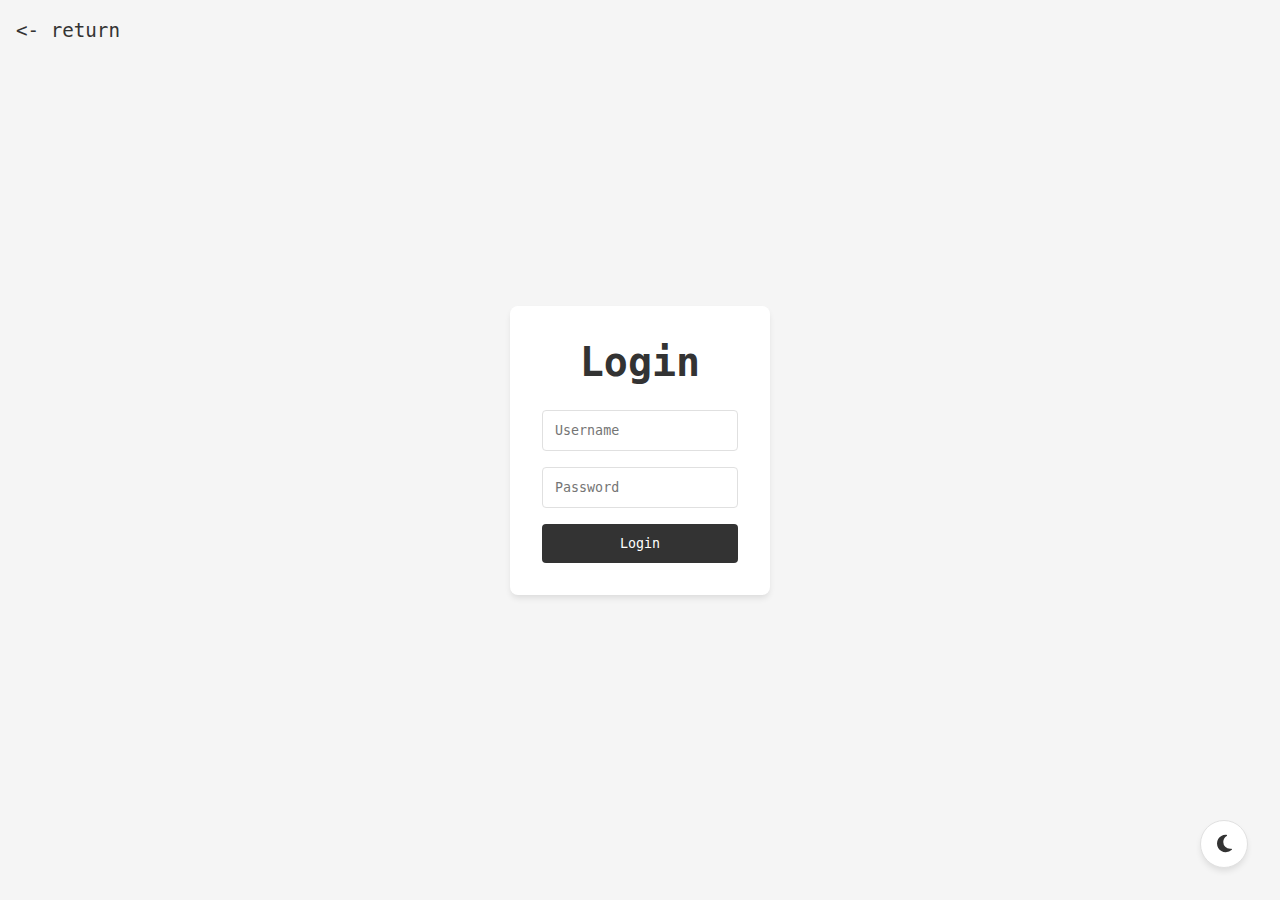
<file: login.html>
<!DOCTYPE html>
<html lang="en" data-theme="light">
<head>
    <meta charset="UTF-8">
    <meta name="viewport" content="width=device-width, initial-scale=1.0">
    <title>Login Page</title>
    <link rel="stylesheet" href="style.css">
    <style>
        body {
            display: flex;
            justify-content: center;
            align-items: center;
            height: 100vh;
            margin: 0;
        }
        .login-container {
            background-color: var(--color-surface);
            padding: var(--space-xl);
            border-radius: 8px;
            box-shadow: var(--shadow-md);
            text-align: center;
        }
        .login-container h2 {
            margin-bottom: var(--space-lg);
            color: var(--color-primary);
        }
        .login-form {
            display: flex;
            flex-direction: column;
            gap: var(--space-md);
        }
        .login-form input {
            padding: var(--space-sm);
            border: 1px solid var(--color-border);
            border-radius: 4px;
            font-family: var(--font-mono);
        }
        .login-form button {
            padding: var(--space-sm) var(--space-md);
            border: none;
            border-radius: 4px;
            background-color: var(--color-primary);
            color: var(--color-surface);
            cursor: pointer;
            font-family: var(--font-primary);
            transition: background-color var(--transition-duration) var(--transition-timing);
        }
        .login-form button:hover {
            background-color: var(--color-accent);
        }
        .back-link {
            position: absolute;
            top: var(--space-md);
            left: var(--space-md); /* Changed to left */
            font-size: 1.2rem; /* Slightly smaller font size */
            color: var(--color-primary);
            display: flex;
            align-items: center;
        }
        .back-link:hover {
            color: var(--color-accent);
        }
        .back-link i {
            margin-right: var(--space-xs); /* Spacing between arrow and text */
        }
    </style>
    <link rel="stylesheet" href="https://cdnjs.cloudflare.com/ajax/libs/font-awesome/6.5.1/css/all.min.css">
</head>
<body>
    <a href="index.html" class="back-link" aria-label="Return to homepage">
        <- return 
    </a>
    <button id="theme-toggle" aria-label="Toggle theme">
        <i class="fas fa-moon"></i>
        <i class="fas fa-sun"></i>
    </button>
    <div class="login-container">
        <h2>Login</h2>
        <form id="loginForm" class="login-form">
            <input type="text" id="username" placeholder="Username" required>
            <input type="password" id="password" placeholder="Password" required>
            <button type="submit">Login</button>
        </form>
    </div>

    <script src="script.js"></script>
    <script>
        document.getElementById('loginForm').addEventListener('submit', function(event) {
            event.preventDefault();
            alert('Login not implemented yet!');
        });
    </script>
</body>
</html>
</file>
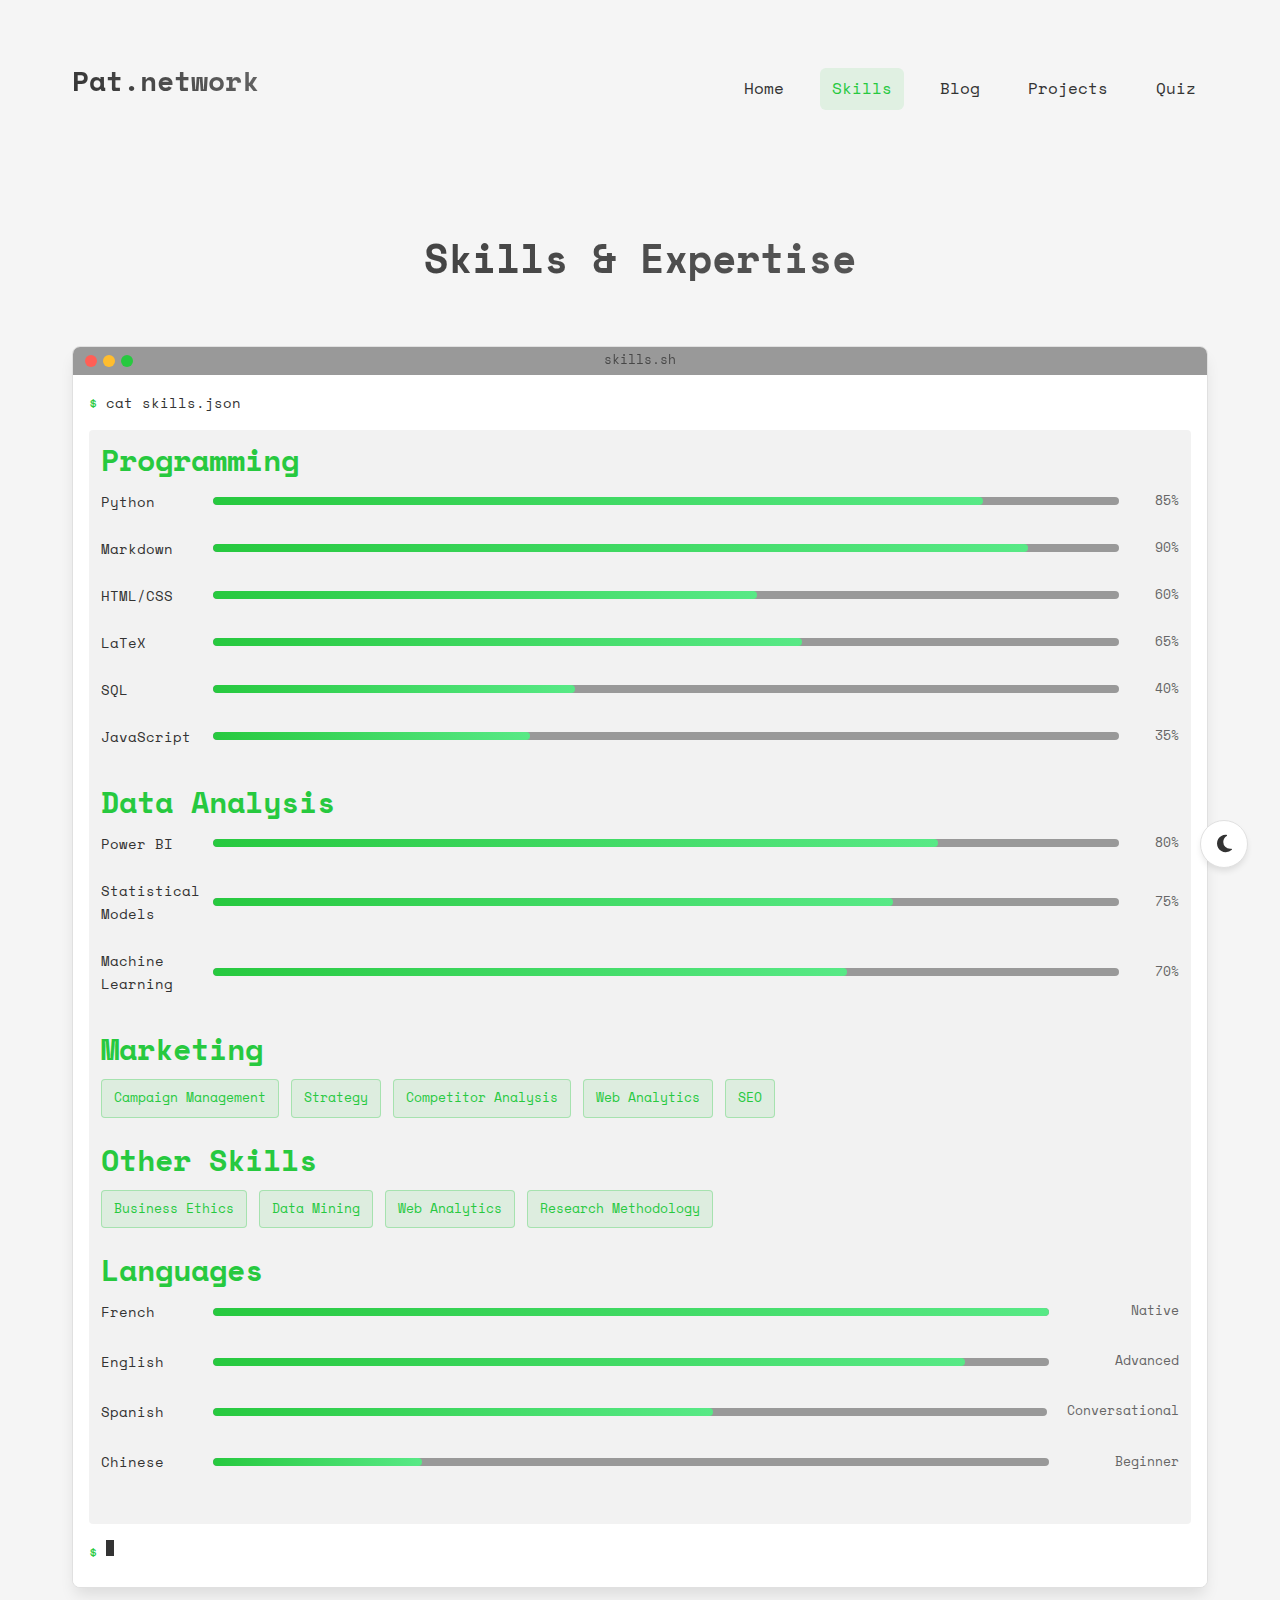
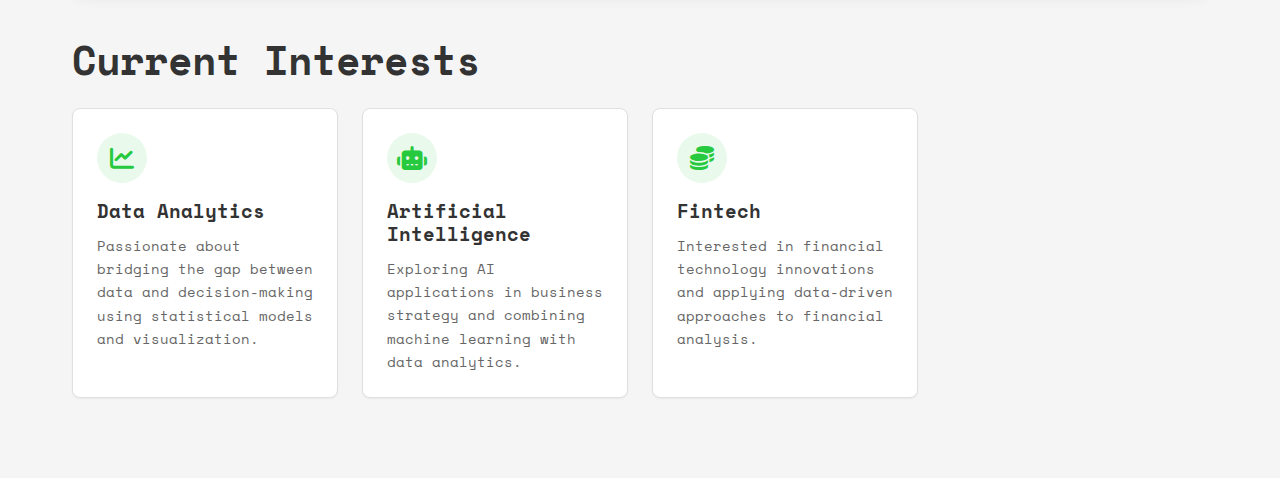
<file: skills.html>
<!DOCTYPE html>
<html lang="en" data-theme="light">
<head>
    <meta charset="UTF-8">
    <title>Skills - Pat.network</title>
    <meta name="viewport" content="width=device-width, initial-scale=1.0">
    <meta name="description" content="Skills and expertise showcase">
    
    <!-- Fonts -->
    <link href="https://fonts.googleapis.com/css2?family=Inter:wght@400;500;600&family=Lora:ital,wght@0,400;0,700;1,400&family=Space+Mono&display=swap" rel="stylesheet">
    
    <!-- Font Awesome -->
    <link rel="stylesheet" href="https://cdnjs.cloudflare.com/ajax/libs/font-awesome/6.5.1/css/all.min.css">
    
    <!-- CSS -->
    <link rel="stylesheet" href="style.css">
    <link rel="stylesheet" href="skills.css">
    
    <!-- Favicons -->
    <link rel="icon" type="image/svg+xml" href="/icon/favicon.svg">

    <!-- Google tag -->
    <script async src="https://www.googletagmanager.com/gtag/js?id=G-CK6HQBQNEG"></script>
    <script>
        window.dataLayer = window.dataLayer || [];
        function gtag(){dataLayer.push(arguments);}
        gtag('js', new Date());
        gtag('config', 'G-CK6HQBQNEG');
    </script>
</head>
<body>
    <button id="theme-toggle" aria-label="Toggle theme">
        <i class="fas fa-moon"></i>
        <i class="fas fa-sun"></i>
    </button>

    <div class="container">
        <header class="header" role="banner">
            <h1 class="site-title">Pat.network</h1>
            <nav class="nav" role="navigation" aria-label="Main navigation">
                <a href="index.html" class="nav-link">Home</a>
                <a href="skills.html" class="nav-link active">Skills</a>
                <a href="blog.html" class="nav-link">Blog</a>
                <a href="projects.html" class="nav-link">Projects</a>
                <a href="quiz.html" class="nav-link">Quiz</a>
            </nav>
        </header>

        <main role="main">
            <section aria-labelledby="skills-heading">
                <h1 class="main-header">Skills & Expertise</h1>
                <div class="terminal-container">
                    <div class="terminal-header">
                        <div class="terminal-buttons">
                            <span class="terminal-button red"></span>
                            <span class="terminal-button yellow"></span>
                            <span class="terminal-button green"></span>
                        </div>
                        <div class="terminal-title">skills.sh</div>
                    </div>
                    <div class="terminal-body">
                        <div class="terminal-line">
                            <span class="prompt">$ </span>
                            <span class="command">cat skills.json</span>
                        </div>
                        <div id="skills-output" class="skills-output">
                            <div class="skill-category">
                                <h3>Programming</h3>
                                <div class="skill-bars">
                                    <div class="skill-item">
                                        <span class="skill-name">Python</span>
                                        <div class="skill-bar">
                                            <div class="skill-level" style="width: 85%"></div>
                                        </div>
                                        <span class="skill-percentage">85%</span>
                                    </div>
                                    <div class="skill-item">
                                        <span class="skill-name">Markdown</span>
                                        <div class="skill-bar">
                                            <div class="skill-level" style="width: 90%"></div>
                                        </div>
                                        <span class="skill-percentage">90%</span>
                                    </div>
                                    <div class="skill-item">
                                        <span class="skill-name">HTML/CSS</span>
                                        <div class="skill-bar">
                                            <div class="skill-level" style="width: 60%"></div>
                                        </div>
                                        <span class="skill-percentage">60%</span>
                                    </div>
                                    <div class="skill-item">
                                        <span class="skill-name">LaTeX</span>
                                        <div class="skill-bar">
                                            <div class="skill-level" style="width: 65%"></div>
                                        </div>
                                        <span class="skill-percentage">65%</span>
                                    </div>
                                    <div class="skill-item">
                                        <span class="skill-name">SQL</span>
                                        <div class="skill-bar">
                                            <div class="skill-level" style="width: 40%"></div>
                                        </div>
                                        <span class="skill-percentage">40%</span>
                                    </div>
                                    <div class="skill-item">
                                        <span class="skill-name">JavaScript</span>
                                        <div class="skill-bar">
                                            <div class="skill-level" style="width: 35%"></div>
                                        </div>
                                        <span class="skill-percentage">35%</span>
                                    </div>
                                </div>
                            </div>
                            <div class="skill-category">
                                <h3>Data Analysis</h3>
                                <div class="skill-bars">
                                    <div class="skill-item">
                                        <span class="skill-name">Power BI</span>
                                        <div class="skill-bar">
                                            <div class="skill-level" style="width: 80%"></div>
                                        </div>
                                        <span class="skill-percentage">80%</span>
                                    </div>
                                    <div class="skill-item">
                                        <span class="skill-name">Statistical Models</span>
                                        <div class="skill-bar">
                                            <div class="skill-level" style="width: 75%"></div>
                                        </div>
                                        <span class="skill-percentage">75%</span>
                                    </div>
                                    <div class="skill-item">
                                        <span class="skill-name">Machine Learning</span>
                                        <div class="skill-bar">
                                            <div class="skill-level" style="width: 70%"></div>
                                        </div>
                                        <span class="skill-percentage">70%</span>
                                    </div>
                                </div>
                            </div>
                            <div class="skill-category">
                                <h3>Marketing</h3>
                                <div class="skill-grid">
                                    <div class="skill-badge">Campaign Management</div>
                                    <div class="skill-badge">Strategy</div>
                                    <div class="skill-badge">Competitor Analysis</div>
                                    <div class="skill-badge">Web Analytics</div>
                                    <div class="skill-badge">SEO</div>
                                </div>
                            </div>
                            <div class="skill-category">
                                <h3>Other Skills</h3>
                                <div class="skill-grid">
                                    <div class="skill-badge">Business Ethics</div>
                                    <div class="skill-badge">Data Mining</div>
                                    <div class="skill-badge">Web Analytics</div>
                                    <div class="skill-badge">Research Methodology</div>
                                </div>
                            </div>
                            <div class="skill-category">
                                <h3>Languages</h3>
                                <div class="skill-bars language-bars">
                                    <div class="skill-item">
                                        <span class="skill-name">French</span>
                                        <div class="skill-bar">
                                            <div class="skill-level" style="width: 100%"></div>
                                        </div>
                                        <span class="skill-percentage">Native</span>
                                    </div>
                                    <div class="skill-item">
                                        <span class="skill-name">English</span>
                                        <div class="skill-bar">
                                            <div class="skill-level" style="width: 90%"></div>
                                        </div>
                                        <span class="skill-percentage">Advanced</span>
                                    </div>
                                    <div class="skill-item">
                                        <span class="skill-name">Spanish</span>
                                        <div class="skill-bar">
                                            <div class="skill-level" style="width: 60%"></div>
                                        </div>
                                        <span class="skill-percentage">Conversational</span>
                                    </div>
                                    <div class="skill-item">
                                        <span class="skill-name">Chinese</span>
                                        <div class="skill-bar">
                                            <div class="skill-level" style="width: 25%"></div>
                                        </div>
                                        <span class="skill-percentage">Beginner</span>
                                    </div>
                                </div>
                            </div>
                        </div>
                        <div class="terminal-line">
                            <span class="prompt">$ </span>
                            <span class="cursor"></span>
                        </div>
                    </div>
                </div>
            </section>
            
            <section aria-labelledby="interests-heading" class="interests-section">
                <h2 id="interests-heading">Current Interests</h2>
                <div class="interests-container">
                    <div class="interest-card">
                        <div class="interest-icon"><i class="fas fa-chart-line"></i></div>
                        <h3>Data Analytics</h3>
                        <p>Passionate about bridging the gap between data and decision-making using statistical models and visualization.</p>
                    </div>
                    <div class="interest-card">
                        <div class="interest-icon"><i class="fas fa-robot"></i></div>
                        <h3>Artificial Intelligence</h3>
                        <p>Exploring AI applications in business strategy and combining machine learning with data analytics.</p>
                    </div>
                    <div class="interest-card">
                        <div class="interest-icon"><i class="fas fa-coins"></i></div>
                        <h3>Fintech</h3>
                        <p>Interested in financial technology innovations and applying data-driven approaches to financial analysis.</p>
                    </div>
                </div>
            </section>
        </main>
    </div>

    <script src="script.js"></script>
    <script src="skills.js"></script>
</body>
</html>
</file>
<file: style.css>
/* Light theme by default */
:root {
  /* Terminal-inspired Color Scheme */
  --color-background: #F5F5F5; /* Light gray like terminal background */
  --color-surface: #FFFFFF; /* Pure white for surfaces */
  --color-primary: #333333; /* Dark gray for primary text */
  --color-secondary: #666666; /* Medium gray for secondary text */
  --color-text: #333333; /* Main text color */
  --color-accent: #999999; /* Subtle accent color */
  --color-border: #E0E0E0; /* Very light gray for borders */
  --color-gradient-start: #333333; /* Dark gray gradient start */
  --color-gradient-end: #666666; /* Medium gray gradient end */
  
  /* Typography - Because we're all just text in the matrix */
  --font-primary: 'Space Mono', monospace; /* CLI-like font */
  --font-secondary: 'Space Mono', monospace; /* Consistency is key */
  --font-mono: 'Space Mono', monospace; /* Because why not? */
  --text-base: 1rem;
  --text-scale-ratio: 1.25;
  
  /* Spacing - Like a well-formatted code */
  --space-unit: 1rem;
  --space-xxs: calc(0.25 * var(--space-unit));
  --space-xs: calc(0.5 * var(--space-unit));
  --space-sm: calc(0.75 * var(--space-unit));
  --space-md: calc(1 * var(--space-unit));
  --space-lg: calc(1.5 * var(--space-unit));
  --space-xl: calc(2 * var(--space-unit));
  --space-xxl: calc(3 * var(--space-unit));
  
  /* Shadows - But not too shadowy */
  --shadow-sm: 0 1px 2px 0 rgba(0, 0, 0, 0.05);
  --shadow-md: 0 4px 6px -1px rgba(0, 0, 0, 0.1);
  --shadow-lg: 0 10px 15px -3px rgba(0, 0, 0, 0.1);
  
  /* Transitions - Smooth like a well-oiled terminal */
  --transition-duration: 200ms;
  --transition-timing: cubic-bezier(0.4, 0, 0.2, 1);
}

/* Auto dark mode based on system preference */
@media (prefers-color-scheme: dark) {
  :root:not([data-theme="light"]) {
    --color-background: #1E1E1E;
    --color-surface: #2D2D2D;
    --color-primary: #CCCCCC;
    --color-secondary: #999999;
    --color-text: #CCCCCC;
    --color-accent: #666666;
    --color-border: #404040;
    --color-gradient-start: #666666;
    --color-gradient-end: #999999;
  }
}

/* Manual dark theme override */
[data-theme="dark"] {
  --color-background: #1E1E1E;
  --color-surface: #2D2D2D;
  --color-primary: #CCCCCC;
  --color-secondary: #999999;
  --color-text: #CCCCCC;
  --color-accent: #666666;
  --color-border: #404040;
  --color-gradient-start: #666666;
  --color-gradient-end: #999999;
}

/* Base Styles - The foundation of our digital existence */
* {
  margin: 0;
  padding: 0;
  box-sizing: border-box;
}

html {
  font-size: var(--text-base);
  scroll-behavior: smooth;
}

body {
  font-family: var(--font-primary);
  line-height: 1.6;
  color: var(--color-text);
  background-color: var(--color-background);
  transition: 
    color var(--transition-duration) var(--transition-timing),
    background-color var(--transition-duration) var(--transition-timing);
}

h1, h2, h3 {
  font-weight: 600;
  line-height: 1.2;
  margin-bottom: var(--space-md);
}

h1 { font-size: calc(var(--text-base) * var(--text-scale-ratio) * 2.5); }
h2 { font-size: calc(var(--text-base) * var(--text-scale-ratio) * 2); }

#projects-heading {
  margin-bottom: calc(var(--space-xxl) * 2);
}
h3 { font-size: calc(var(--text-base) * var(--text-scale-ratio) * 1.5); }

a {
  color: var(--color-primary);
  text-decoration: none;
  transition: color var(--transition-duration) var(--transition-timing);
}

a:hover {
  color: var(--color-accent);
}

/* Container - Where the magic happens */
.container {
  max-width: 1200px;
  margin: 0 auto;
  padding: var(--space-xl);
}

/* Header - The top of our digital hierarchy */
.header {
  display: flex;
  justify-content: space-between;
  align-items: center;
  padding: var(--space-xl) 0;
  margin-bottom: var(--space-xxl);
}

.site-title {
  font-size: 1.75rem;
  font-weight: 600;
  color: var(--color-primary);
  background: linear-gradient(
    45deg,
    var(--color-gradient-start),
    var(--color-gradient-end)
  );
  -webkit-background-clip: text;
  background-clip: text;
  -webkit-text-fill-color: transparent;
}

.nav {
  display: flex;
  gap: var(--space-lg);
}

.nav-link {
  font-weight: 500;
  padding: var(--space-xs) var(--space-sm);
  border-radius: 6px;
  transition: all var(--transition-duration) var(--transition-timing);
}

.nav-link:hover {
  background-color: var(--color-surface);
  transform: translateY(-2px);
}

/* Hero Section - Where we make our first impression */
.main-header {
  font-size: 2.5rem;
  font-weight: 600;
  margin-bottom: var(--space-xs);
  height: 8rem;
  display: flex;
  align-items: center;
  justify-content: center;
  text-align: center;
  background: linear-gradient(
    45deg,
    var(--color-gradient-start),
    var(--color-gradient-end)
  );
  -webkit-background-clip: text;
  background-clip: text;
  -webkit-text-fill-color: transparent;
  padding: 0 var(--space-md);
  overflow: hidden;
  white-space: pre-wrap;
}

.about-section {
  max-width: 800px;
  margin: 0 auto var(--space-xxl);
  font-size: 1.1rem;
  line-height: 1.8;
  color: var(--color-secondary);
}

.about-section p {
  margin: 0;
  padding: 0;
}

.projects-section {
  margin: calc(var(--space-xxl) * 2) 0 var(--space-xxl);
  padding-top: var(--space-xl);
}

/* Projects Section - Showcasing our digital creations */
.projects-grid {
  display: grid;
  grid-template-columns: repeat(auto-fit, minmax(300px, 1fr));
  gap: var(--space-xl);
}

.project-card {
  background: var(--color-surface);
  padding: var(--space-md);
  border-radius: 8px;
  border: 1px solid var(--color-border);
  transition: all var(--transition-duration) var(--transition-timing);
  position: relative;
  overflow: hidden;
  display: flex;
  flex-direction: column;
}

.project-card::before {
  content: '';
  position: absolute;
  top: 0;
  left: 0;
  width: 100%;
  height: 2px;
  background: linear-gradient(
    90deg,
    var(--color-gradient-start),
    var(--color-gradient-end)
  );
  transform: scaleX(0);
  transform-origin: left;
  transition: transform var(--transition-duration) var(--transition-timing);
}

.project-card:hover {
  transform: translateY(-4px);
  box-shadow: var(--shadow-md);
}

.project-card:hover::before {
  transform: scaleX(1);
}

.project-card h3 {
  color: var(--color-primary);
  margin-bottom: var(--space-sm);
}

.project-meta {
  display: flex;
  gap: var(--space-sm);
  align-items: center;
  margin-top: auto;
  padding-top: var(--space-md);
}

.project-meta span {
  background: rgba(0,0,0,0.1);
  padding: var(--space-xxs) var(--space-xs);
  border-radius: 4px;
  font-size: 0.9rem;
}

[data-theme="dark"] .project-meta span {
  background: rgba(255,255,255,0.1);
}

/* Theme Toggle - With Font Awesome icons */
#theme-toggle {
  position: fixed;
  bottom: var(--space-xl);
  right: var(--space-xl);
  background: var(--color-surface);
  z-index: 1000;
  border: 1px solid var(--color-border);
  border-radius: 50%;
  width: 48px;
  height: 48px;
  display: flex;
  align-items: center;
  justify-content: center;
  cursor: pointer;
  transition: all var(--transition-duration) var(--transition-timing);
  box-shadow: var(--shadow-md);
  color: var(--color-primary);
  padding: 0;
  overflow: hidden;
}

#theme-toggle:hover {
  background: var(--color-primary);
  color: var(--color-background);
  transform: scale(1.1);
}

#theme-toggle i {
  font-size: 1.25rem;
  transition: transform var(--transition-duration) var(--transition-timing);
}

#theme-toggle .fa-sun {
  display: none;
}

[data-theme="dark"] #theme-toggle .fa-sun {
  display: block;
}

[data-theme="dark"] #theme-toggle .fa-moon {
  display: none;
}

#theme-toggle:hover i {
  transform: rotate(360deg);
}

/* Hide the static heading since we're using typing animation */
#hero-heading {
  display: none;
}

/* Responsive Design - Because screens come in all sizes */
@media (max-width: 768px) {
  .projects-grid {
    grid-template-columns: 1fr;
  }
  
  .header {
    flex-direction: column;
    gap: var(--space-sm);
    text-align: center;
    padding: var(--space-md) 0;
    margin-bottom: var(--space-md);
  }
  
  .nav {
    flex-wrap: wrap;
    justify-content: center;
  }
  
  #typingText {
    font-size: 1.5rem;
    line-height: 1.3;
    height: 6rem;
    position: relative;
    top: -1rem;
    margin-top: 0;
  }
  
  .main-header {
    margin-bottom: var(--space-xxs);
  }
}

/* Featured Section */
.featured-section {
  margin: var(--space-xxl) 0;
}

.featured-section h2 {
  margin-bottom: var(--space-lg);
  font-size: calc(var(--text-base) * var(--text-scale-ratio) * 1.8);
}

.featured-grid {
  display: grid;
  grid-template-columns: repeat(auto-fill, minmax(300px, 1fr));
  gap: var(--space-lg);
}

.featured-card {
  display: flex;
  flex-direction: column;
  padding: var(--space-lg);
  background-color: var(--color-surface);
  border-radius: 8px;
  border: 1px solid var(--color-border);
  box-shadow: var(--shadow-sm);
  transition: all 0.3s ease;
  text-decoration: none;
  color: var(--color-text);
}

.featured-card:hover {
  transform: translateY(-5px);
  box-shadow: var(--shadow-md);
}

.featured-icon {
  display: flex;
  align-items: center;
  justify-content: center;
  width: 60px;
  height: 60px;
  border-radius: 50%;
  background-color: rgba(39, 201, 63, 0.1);
  color: #27C93F;
  margin-bottom: var(--space-md);
  font-size: 1.8rem;
}

.featured-card h3 {
  margin-bottom: var(--space-sm);
  font-size: 1.3rem;
}

.featured-card p {
  color: var(--color-secondary);
  line-height: 1.6;
  font-size: 0.95rem;
}

/* View All Button */
.view-all-container {
  margin-top: var(--space-lg);
  text-align: center;
}

.view-all-btn {
  display: inline-flex;
  align-items: center;
  gap: 0.5rem;
  padding: var(--space-sm) var(--space-lg);
  background-color: var(--color-surface);
  border: 1px solid var(--color-border);
  border-radius: 6px;
  color: var(--color-primary);
  font-weight: 600;
  text-decoration: none;
  transition: all 0.3s ease;
}

.view-all-btn:hover {
  background-color: rgba(39, 201, 63, 0.1);
  color: #27C93F;
  border-color: rgba(39, 201, 63, 0.3);
}

.view-all-btn:hover i {
  transform: translateX(5px);
}

.view-all-btn i {
  transition: transform 0.3s ease;
}

/* Active Nav Link */
.nav-link.active {
  background-color: rgba(39, 201, 63, 0.1);
  color: #27C93F;
}

/* Experience Section */
.experience-section {
  margin: var(--space-xxl) 0;
}

.experience-section h2 {
  margin-bottom: var(--space-lg);
  font-size: calc(var(--text-base) * var(--text-scale-ratio) * 1.8);
}

.experience-timeline {
  position: relative;
  margin: var(--space-xl) 0;
  padding-left: 30px;
}

.experience-timeline::before {
  content: '';
  position: absolute;
  top: 0;
  bottom: 0;
  left: 0;
  width: 2px;
  background-color: var(--color-border);
}

.experience-item {
  position: relative;
  margin-bottom: var(--space-xl);
  padding-left: 25px;
}

.experience-item::before {
  content: '';
  position: absolute;
  left: -6px;
  top: 5px;
  width: 12px;
  height: 12px;
  border-radius: 50%;
  background-color: #27C93F;
  border: 3px solid var(--color-background);
}

.experience-date {
  font-family: var(--font-mono);
  font-size: 0.9rem;
  color: #27C93F;
  margin-bottom: var(--space-sm);
  font-weight: 600;
}

.experience-content {
  background-color: var(--color-surface);
  padding: var(--space-lg);
  border-radius: 8px;
  border: 1px solid var(--color-border);
  box-shadow: var(--shadow-sm);
  transition: all 0.3s ease;
}

.experience-content:hover {
  transform: translateY(-3px);
  box-shadow: var(--shadow-md);
}

.experience-content h3 {
  margin-top: 0;
  margin-bottom: var(--space-xs);
  font-size: 1.3rem;
}

.experience-location {
  font-size: 0.9rem;
  color: var(--color-secondary);
  margin-bottom: var(--space-md);
  font-style: italic;
}

.experience-details {
  padding-left: var(--space-lg);
  margin: var(--space-md) 0 0;
  list-style-type: disc;
}

.experience-details li {
  margin-bottom: var(--space-xs);
  color: var(--color-secondary);
  line-height: 1.6;
}

/* Responsive experience section */
@media (max-width: 768px) {
  .experience-timeline {
    padding-left: 20px;
  }
  
  .experience-item {
    padding-left: 15px;
  }
  
  .experience-content {
    padding: var(--space-md);
  }
}
</file>
<file: skills.css>
/* Terminal-inspired Skills Showcase */

.terminal-container {
    margin: var(--space-lg) 0;
    border-radius: 8px;
    overflow: hidden;
    box-shadow: var(--shadow-lg);
    background-color: var(--color-surface);
    border: 1px solid var(--color-border);
    width: 100%;
    max-width: 100%;
    box-sizing: border-box;
}

.terminal-header {
    display: flex;
    align-items: center;
    padding: var(--space-xs) var(--space-sm);
    background-color: var(--color-accent);
    position: relative;
}

.terminal-buttons {
    display: flex;
    gap: 6px;
}

.terminal-button {
    width: 12px;
    height: 12px;
    border-radius: 50%;
}

.terminal-button.red {
    background-color: #FF5F56;
}

.terminal-button.yellow {
    background-color: #FFBD2E;
}

.terminal-button.green {
    background-color: #27C93F;
}

.terminal-title {
    position: absolute;
    left: 50%;
    transform: translateX(-50%);
    font-size: 0.8rem;
    color: var(--color-text);
    opacity: 0.8;
}

.terminal-body {
    padding: var(--space-md);
    background-color: var(--color-surface);
    color: var(--color-text);
    font-family: var(--font-mono);
    font-size: 0.9rem;
    line-height: 1.6;
    overflow-x: hidden;
    width: 100%;
    box-sizing: border-box;
}

.terminal-line {
    display: flex;
    margin-bottom: var(--space-xs);
}

.prompt {
    color: #27C93F;
    margin-right: var(--space-xs);
}

.command {
    color: var(--color-text);
}

.cursor {
    display: inline-block;
    width: 8px;
    height: 16px;
    background-color: var(--color-text);
    animation: blink 1s step-end infinite;
}

@keyframes blink {
    0%, 100% { opacity: 1; }
    50% { opacity: 0; }
}

.skills-output {
    margin: var(--space-md) 0;
    padding: var(--space-sm);
    background-color: rgba(0, 0, 0, 0.05);
    border-radius: 4px;
    overflow: hidden;
    width: 100%;
}

[data-theme="dark"] .skills-output {
    background-color: rgba(255, 255, 255, 0.05);
}

.skill-category {
    margin-bottom: var(--space-lg);
    width: 100%;
    box-sizing: border-box;
}

.skill-category h3 {
    margin-bottom: var(--space-sm);
    color: #27C93F;
    font-weight: 600;
    word-wrap: break-word;
}

.skill-bars {
    display: flex;
    flex-direction: column;
    gap: var(--space-sm);
}

.skill-item {
    display: flex;
    align-items: center;
    gap: var(--space-sm);
    margin-bottom: 12px;
}

.skill-name {
    width: 100px;
    flex-shrink: 0;
}

.skill-bar {
    flex-grow: 1;
    height: 8px;
    background-color: var(--color-accent);
    border-radius: 4px;
    overflow: hidden;
    margin-right: var(--space-xs);
}

.skill-level {
    height: 100%;
    background: linear-gradient(90deg, #27C93F, #58E986);
    border-radius: 4px;
    transition: width 1s var(--transition-timing);
}

.skill-percentage {
    min-width: 40px;
    text-align: right;
    font-size: 0.8rem;
    color: var(--color-secondary);
    white-space: nowrap;
}

.skill-grid {
    display: flex;
    flex-wrap: wrap;
    gap: var(--space-sm);
    width: 100%;
}

.skill-badge {
    padding: var(--space-xs) var(--space-sm);
    background-color: rgba(39, 201, 63, 0.1);
    border: 1px solid rgba(39, 201, 63, 0.3);
    border-radius: 4px;
    font-size: 0.8rem;
    color: #27C93F;
    transition: all 0.3s ease;
}

.skill-badge:hover {
    background-color: rgba(39, 201, 63, 0.2);
    transform: translateY(-2px);
}

/* Interests Section */
.interests-section {
    margin: var(--space-xxl) 0;
}

.interests-container {
    display: grid;
    grid-template-columns: repeat(auto-fill, minmax(240px, 1fr));
    gap: var(--space-lg);
    margin-top: var(--space-lg);
}

.interest-card {
    padding: var(--space-lg);
    background-color: var(--color-surface);
    border: 1px solid var(--color-border);
    border-radius: 8px;
    box-shadow: var(--shadow-sm);
    transition: all 0.3s ease;
}

.interest-card:hover {
    transform: translateY(-5px);
    box-shadow: var(--shadow-md);
}

.interest-icon {
    display: flex;
    align-items: center;
    justify-content: center;
    width: 50px;
    height: 50px;
    border-radius: 50%;
    background-color: rgba(39, 201, 63, 0.1);
    color: #27C93F;
    margin-bottom: var(--space-md);
    font-size: 1.5rem;
}

.interest-card h3 {
    margin-bottom: var(--space-sm);
    font-size: 1.2rem;
}

.interest-card p {
    color: var(--color-secondary);
    line-height: 1.6;
    font-size: 0.9rem;
}

/* Utility */
.nav-link.active {
    background-color: rgba(39, 201, 63, 0.1);
    color: #27C93F;
}

/* Responsive */
@media (max-width: 768px) {
    .skill-item {
        flex-wrap: wrap;
        padding-right: 0;
    }
    
    .skill-percentage {
        width: auto;
    }
    
    .language-bars .skill-percentage {
        width: auto;
    }
    
    .interests-container {
        grid-template-columns: 1fr;
    }
}

/* Language-specific styling */
.language-bars .skill-item {
    margin-bottom: 15px;
}

.language-bars .skill-percentage {
    width: auto;
    min-width: 110px; /* Ensure space for "Conversational" */
}

.language-bars .skill-bar {
    max-width: none;
}

/* Better language label handling */
@media (max-width: 900px) {
    .language-bars .skill-percentage {
        width: auto;
        right: auto;
    }
    
    .language-bars .skill-bar {
        max-width: none;
    }
}

/* Remove unnecessary media queries and short text styles */
@media (max-width: 500px) {
    .skill-item {
        display: flex;
        flex-wrap: wrap;
    }
    
    .skill-name {
        margin-bottom: 2px;
    }
    
    .skill-bar {
        width: 80%;
    }
    
    .skill-percentage {
        width: auto;
        white-space: nowrap;
    }
}

@media (min-width: 501px) {
    .skill-percentage {
        white-space: nowrap;
    }
}
</file>
